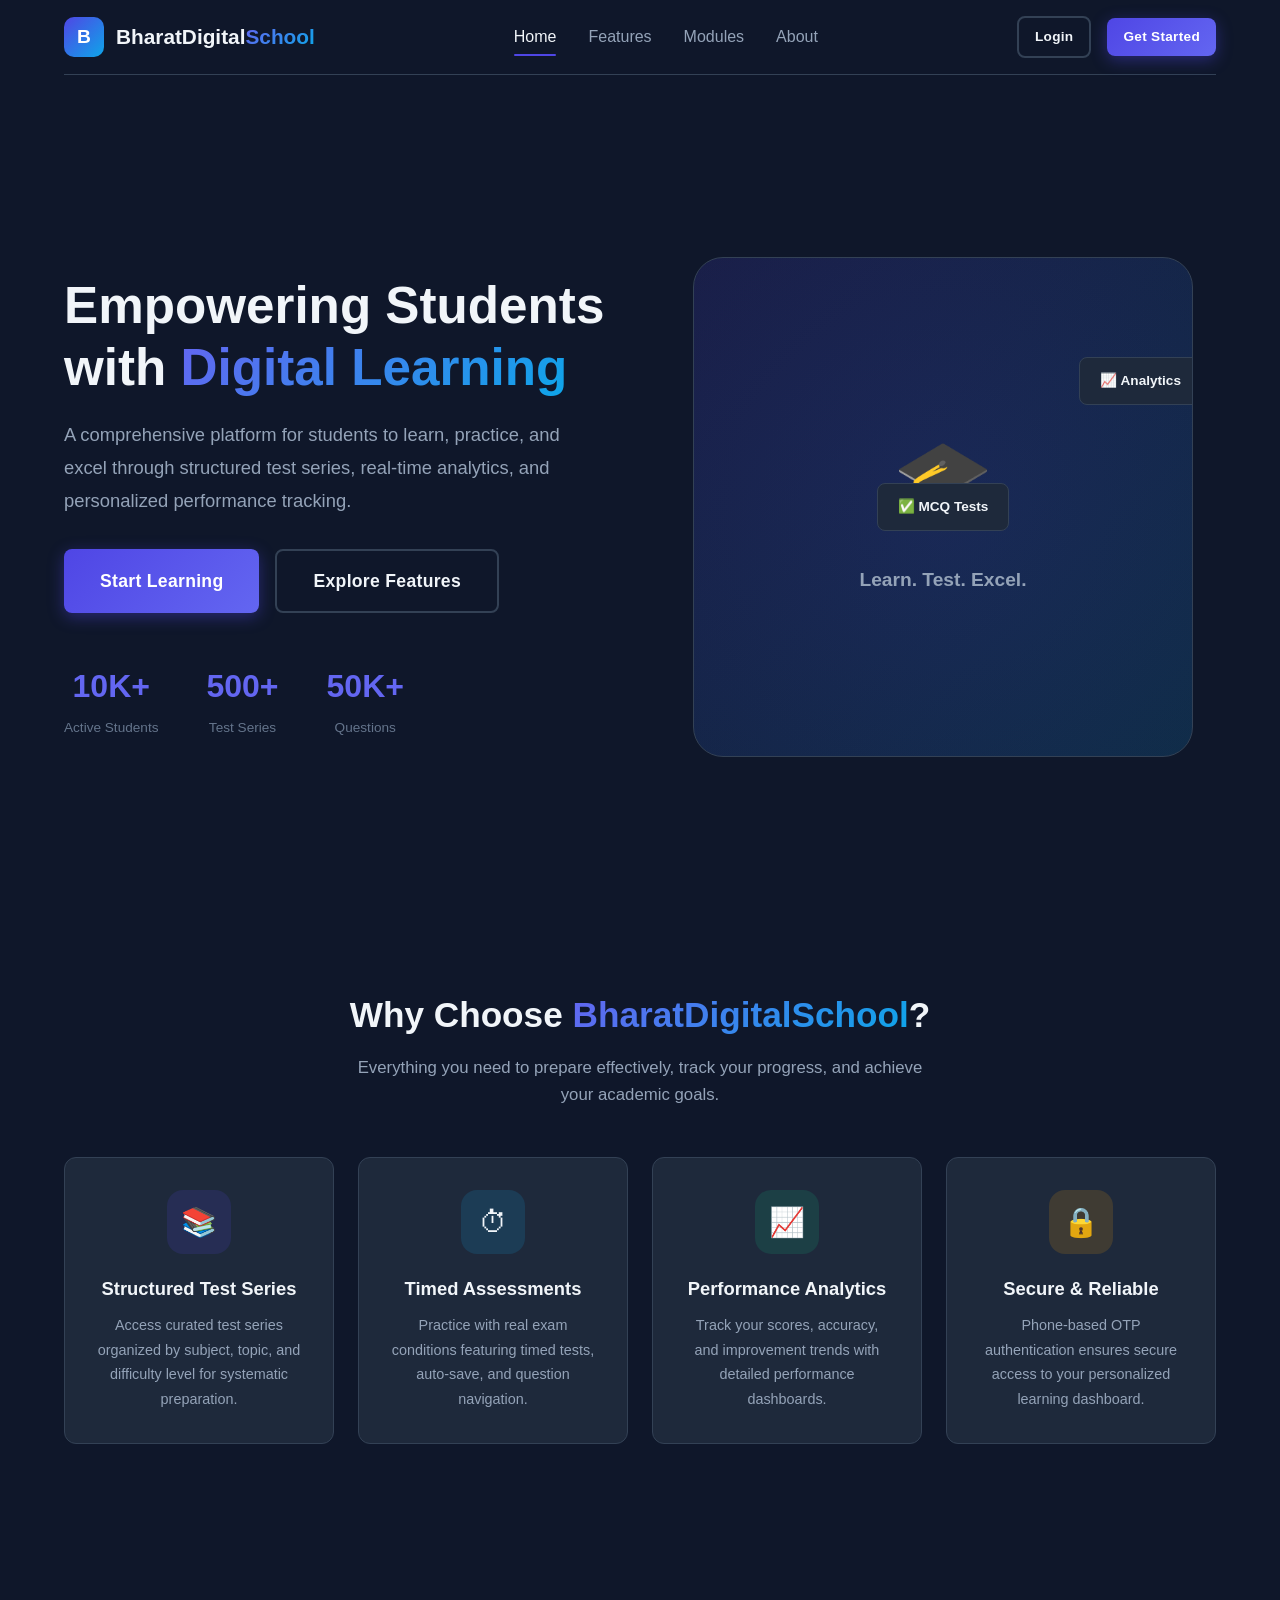
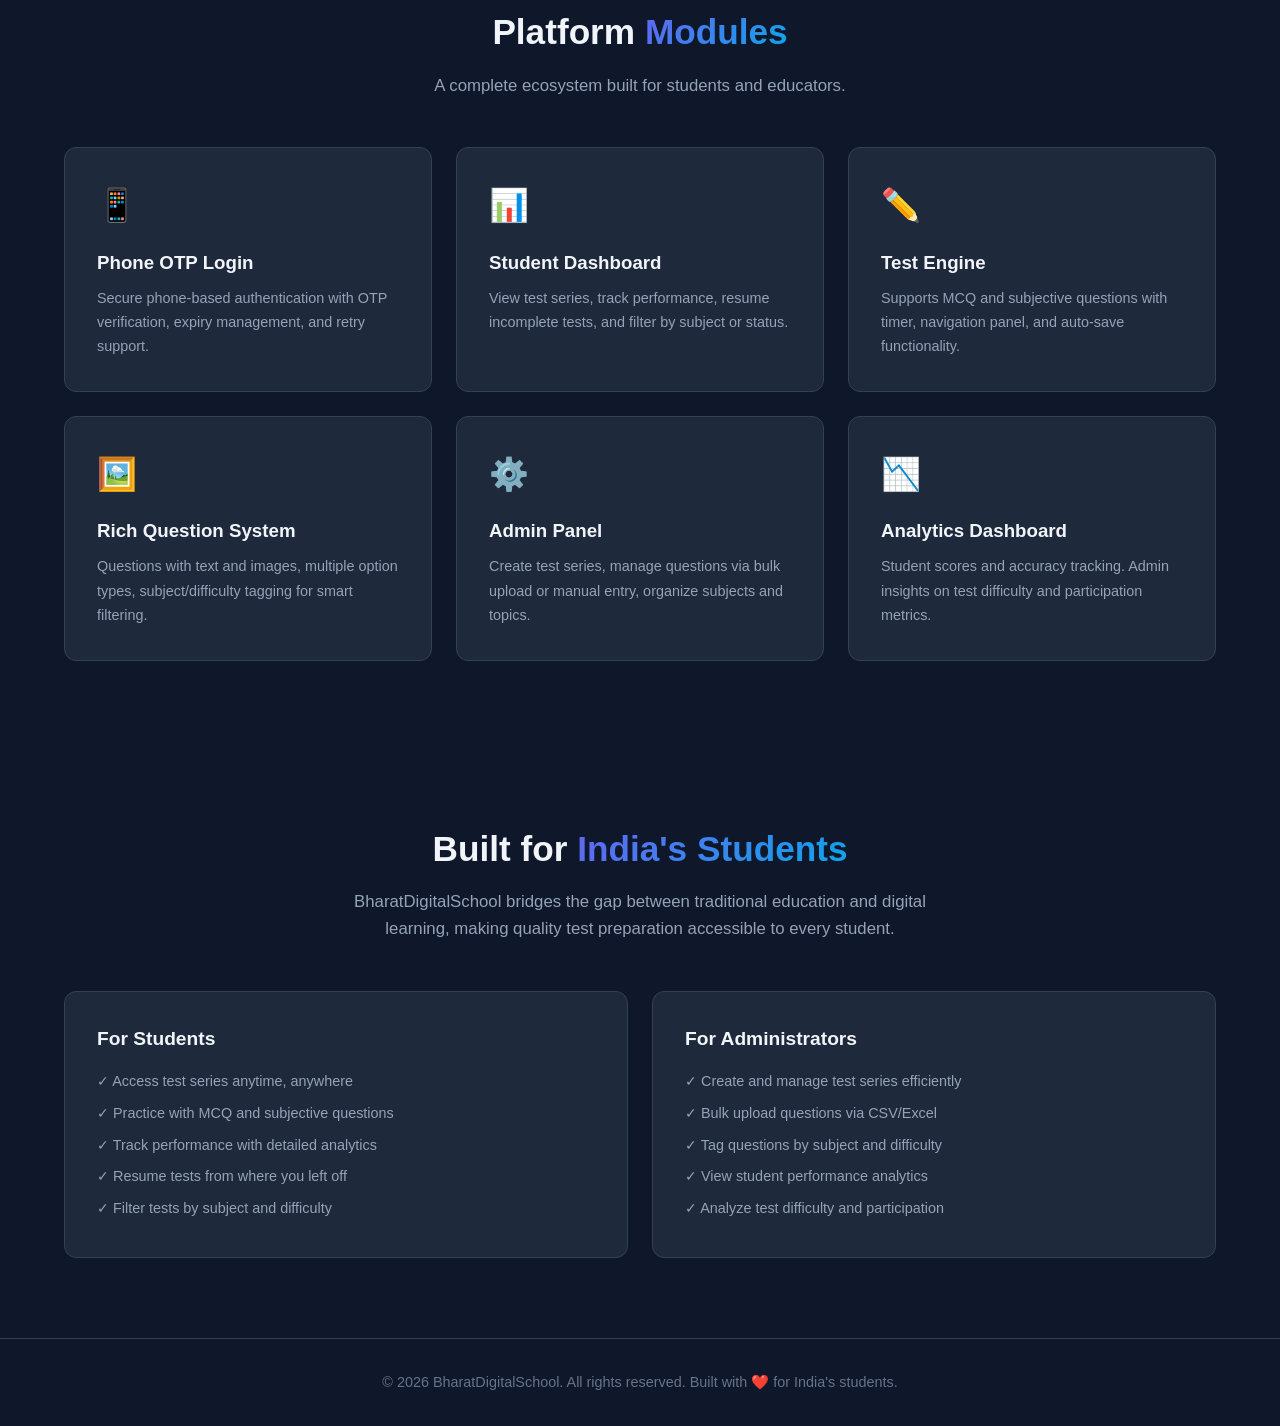
<file: index.html>
<!DOCTYPE html>
<html lang="en">
<head>
  <meta charset="UTF-8">
  <meta name="viewport" content="width=device-width, initial-scale=1.0">
  <title>Bharat Digital School - Learn, Test, Excel</title>
  <link rel="stylesheet" href="styles.css">
</head>
<body>

  <!-- Navbar -->
  <div class="container">
    <nav class="navbar">
      <a href="index.html" class="navbar-brand">
        <div class="logo-icon">B</div>
        <span>BharatDigital<span class="text-gradient">School</span></span>
      </a>
      <div class="navbar-nav">
        <a href="index.html" class="active">Home</a>
        <a href="#features">Features</a>
        <a href="#modules">Modules</a>
        <a href="#about">About</a>
      </div>
      <div class="navbar-actions">
        <a href="login.html" class="btn btn-secondary btn-sm">Login</a>
        <a href="login.html" class="btn btn-primary btn-sm">Get Started</a>
      </div>
    </nav>
  </div>

  <!-- Hero Section -->
  <div class="container">
    <section class="hero">
      <div class="hero-content">
        <h1>Empowering Students with <span class="text-gradient">Digital Learning</span></h1>
        <p>A comprehensive platform for students to learn, practice, and excel through structured test series, real-time analytics, and personalized performance tracking.</p>
        <div class="hero-actions">
          <a href="login.html" class="btn btn-primary btn-lg">Start Learning</a>
          <a href="#features" class="btn btn-secondary btn-lg">Explore Features</a>
        </div>
        <div class="hero-stats">
          <div class="stat">
            <div class="stat-number">10K+</div>
            <div class="stat-label">Active Students</div>
          </div>
          <div class="stat">
            <div class="stat-number">500+</div>
            <div class="stat-label">Test Series</div>
          </div>
          <div class="stat">
            <div class="stat-number">50K+</div>
            <div class="stat-label">Questions</div>
          </div>
        </div>
      </div>
      <div class="hero-visual">
        <div class="hero-illustration">
          <div class="illustration-icon">&#127891;</div>
          <div class="illustration-text">Learn. Test. Excel.</div>
          <div class="floating-card">&#9989; MCQ Tests</div>
          <div class="floating-card">&#128200; Analytics</div>
        </div>
      </div>
    </section>
  </div>

  <!-- Features Section -->
  <div class="container" id="features">
    <section class="section">
      <div class="section-header">
        <h2>Why Choose <span class="text-gradient">BharatDigitalSchool</span>?</h2>
        <p>Everything you need to prepare effectively, track your progress, and achieve your academic goals.</p>
      </div>
      <div class="grid-4">
        <div class="card feature-card">
          <div class="feature-icon icon-purple">&#128218;</div>
          <h3>Structured Test Series</h3>
          <p>Access curated test series organized by subject, topic, and difficulty level for systematic preparation.</p>
        </div>
        <div class="card feature-card">
          <div class="feature-icon icon-blue">&#9201;</div>
          <h3>Timed Assessments</h3>
          <p>Practice with real exam conditions featuring timed tests, auto-save, and question navigation.</p>
        </div>
        <div class="card feature-card">
          <div class="feature-icon icon-green">&#128200;</div>
          <h3>Performance Analytics</h3>
          <p>Track your scores, accuracy, and improvement trends with detailed performance dashboards.</p>
        </div>
        <div class="card feature-card">
          <div class="feature-icon icon-amber">&#128274;</div>
          <h3>Secure & Reliable</h3>
          <p>Phone-based OTP authentication ensures secure access to your personalized learning dashboard.</p>
        </div>
      </div>
    </section>
  </div>

  <!-- Modules Section -->
  <div class="container" id="modules">
    <section class="section">
      <div class="section-header">
        <h2>Platform <span class="text-gradient">Modules</span></h2>
        <p>A complete ecosystem built for students and educators.</p>
      </div>
      <div class="grid-3">
        <div class="card" style="padding: 32px;">
          <div style="font-size: 2rem; margin-bottom: 16px;">&#128241;</div>
          <h3 style="margin-bottom: 8px;">Phone OTP Login</h3>
          <p style="color: var(--text-secondary); font-size: 0.9rem; line-height: 1.7;">Secure phone-based authentication with OTP verification, expiry management, and retry support.</p>
        </div>
        <div class="card" style="padding: 32px;">
          <div style="font-size: 2rem; margin-bottom: 16px;">&#128202;</div>
          <h3 style="margin-bottom: 8px;">Student Dashboard</h3>
          <p style="color: var(--text-secondary); font-size: 0.9rem; line-height: 1.7;">View test series, track performance, resume incomplete tests, and filter by subject or status.</p>
        </div>
        <div class="card" style="padding: 32px;">
          <div style="font-size: 2rem; margin-bottom: 16px;">&#9999;&#65039;</div>
          <h3 style="margin-bottom: 8px;">Test Engine</h3>
          <p style="color: var(--text-secondary); font-size: 0.9rem; line-height: 1.7;">Supports MCQ and subjective questions with timer, navigation panel, and auto-save functionality.</p>
        </div>
        <div class="card" style="padding: 32px;">
          <div style="font-size: 2rem; margin-bottom: 16px;">&#128444;&#65039;</div>
          <h3 style="margin-bottom: 8px;">Rich Question System</h3>
          <p style="color: var(--text-secondary); font-size: 0.9rem; line-height: 1.7;">Questions with text and images, multiple option types, subject/difficulty tagging for smart filtering.</p>
        </div>
        <div class="card" style="padding: 32px;">
          <div style="font-size: 2rem; margin-bottom: 16px;">&#9881;&#65039;</div>
          <h3 style="margin-bottom: 8px;">Admin Panel</h3>
          <p style="color: var(--text-secondary); font-size: 0.9rem; line-height: 1.7;">Create test series, manage questions via bulk upload or manual entry, organize subjects and topics.</p>
        </div>
        <div class="card" style="padding: 32px;">
          <div style="font-size: 2rem; margin-bottom: 16px;">&#128201;</div>
          <h3 style="margin-bottom: 8px;">Analytics Dashboard</h3>
          <p style="color: var(--text-secondary); font-size: 0.9rem; line-height: 1.7;">Student scores and accuracy tracking. Admin insights on test difficulty and participation metrics.</p>
        </div>
      </div>
    </section>
  </div>

  <!-- About Section -->
  <div class="container" id="about">
    <section class="section">
      <div class="section-header">
        <h2>Built for <span class="text-gradient">India's Students</span></h2>
        <p>BharatDigitalSchool bridges the gap between traditional education and digital learning, making quality test preparation accessible to every student.</p>
      </div>
      <div class="grid-2">
        <div class="card" style="padding: 32px;">
          <h3 style="margin-bottom: 12px; font-size: 1.2rem;">For Students</h3>
          <ul style="color: var(--text-secondary); font-size: 0.9rem; line-height: 2.2;">
            <li>&#10003; Access test series anytime, anywhere</li>
            <li>&#10003; Practice with MCQ and subjective questions</li>
            <li>&#10003; Track performance with detailed analytics</li>
            <li>&#10003; Resume tests from where you left off</li>
            <li>&#10003; Filter tests by subject and difficulty</li>
          </ul>
        </div>
        <div class="card" style="padding: 32px;">
          <h3 style="margin-bottom: 12px; font-size: 1.2rem;">For Administrators</h3>
          <ul style="color: var(--text-secondary); font-size: 0.9rem; line-height: 2.2;">
            <li>&#10003; Create and manage test series efficiently</li>
            <li>&#10003; Bulk upload questions via CSV/Excel</li>
            <li>&#10003; Tag questions by subject and difficulty</li>
            <li>&#10003; View student performance analytics</li>
            <li>&#10003; Analyze test difficulty and participation</li>
          </ul>
        </div>
      </div>
    </section>
  </div>

  <!-- Footer -->
  <footer class="footer">
    <div class="container">
      <p>&copy; 2026 BharatDigitalSchool. All rights reserved. Built with &#10084;&#65039; for India's students.</p>
    </div>
  </footer>

</body>
</html>
</file>
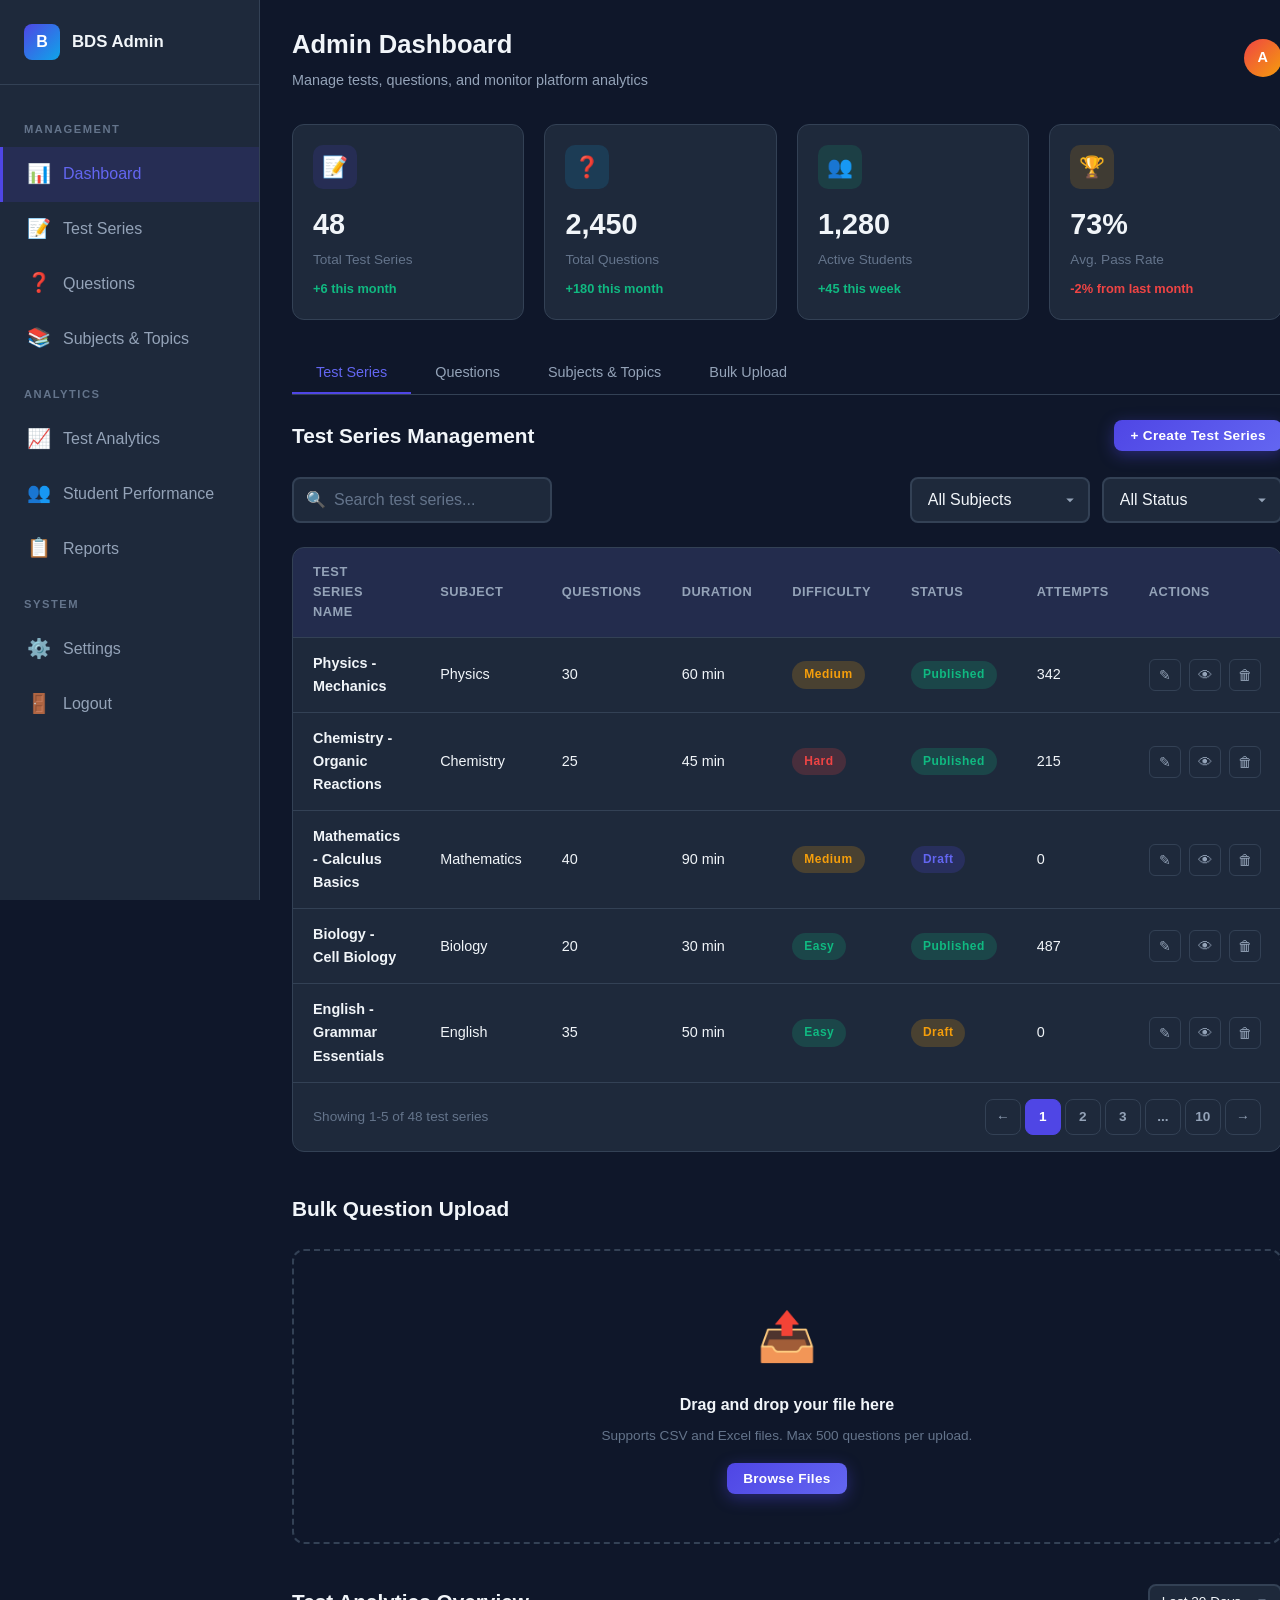
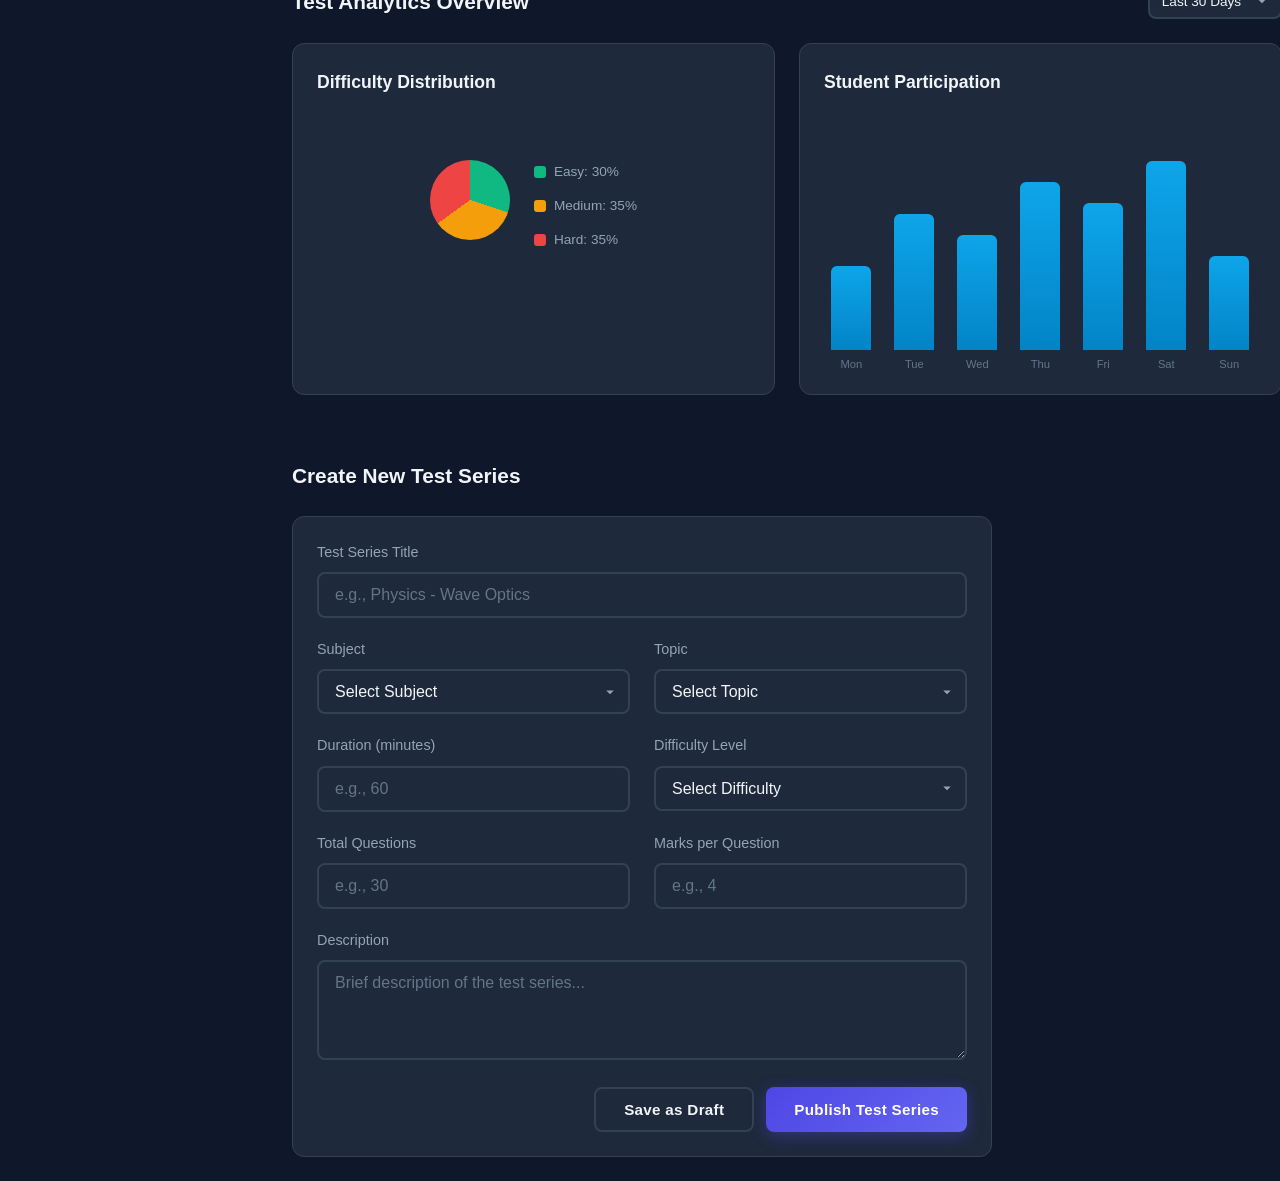
<file: admin.html>
<!DOCTYPE html>
<html lang="en">
<head>
  <meta charset="UTF-8">
  <meta name="viewport" content="width=device-width, initial-scale=1.0">
  <title>Admin Panel - Bharat Digital School</title>
  <link rel="stylesheet" href="styles.css">
</head>
<body>

  <div class="dashboard-layout">
    <!-- Sidebar -->
    <aside class="sidebar">
      <div class="sidebar-brand">
        <div class="logo-icon">B</div>
        <span>BDS Admin</span>
      </div>

      <div class="sidebar-section-title">Management</div>
      <nav class="sidebar-nav">
        <a href="admin.html" class="active">
          <span class="nav-icon">&#128202;</span>
          Dashboard
        </a>
        <a href="admin.html">
          <span class="nav-icon">&#128221;</span>
          Test Series
        </a>
        <a href="admin.html">
          <span class="nav-icon">&#10067;</span>
          Questions
        </a>
        <a href="admin.html">
          <span class="nav-icon">&#128218;</span>
          Subjects & Topics
        </a>
      </nav>

      <div class="sidebar-section-title">Analytics</div>
      <nav class="sidebar-nav">
        <a href="admin.html">
          <span class="nav-icon">&#128200;</span>
          Test Analytics
        </a>
        <a href="admin.html">
          <span class="nav-icon">&#128101;</span>
          Student Performance
        </a>
        <a href="admin.html">
          <span class="nav-icon">&#128203;</span>
          Reports
        </a>
      </nav>

      <div class="sidebar-section-title">System</div>
      <nav class="sidebar-nav">
        <a href="admin.html">
          <span class="nav-icon">&#9881;&#65039;</span>
          Settings
        </a>
        <a href="login.html">
          <span class="nav-icon">&#128682;</span>
          Logout
        </a>
      </nav>
    </aside>

    <!-- Main Content -->
    <main class="main-content">
      <!-- Header -->
      <div class="dashboard-header">
        <div>
          <h1>Admin Dashboard</h1>
          <div class="header-subtitle">Manage tests, questions, and monitor platform analytics</div>
        </div>
        <div class="navbar-actions">
          <div class="avatar" style="background: linear-gradient(135deg, var(--danger), var(--accent));">A</div>
        </div>
      </div>

      <!-- Admin Stats -->
      <div class="stats-grid">
        <div class="stat-card">
          <div class="stat-header">
            <div class="stat-icon purple">&#128221;</div>
          </div>
          <div class="stat-value">48</div>
          <div class="stat-label">Total Test Series</div>
          <div class="stat-change positive">+6 this month</div>
        </div>
        <div class="stat-card">
          <div class="stat-header">
            <div class="stat-icon blue">&#10067;</div>
          </div>
          <div class="stat-value">2,450</div>
          <div class="stat-label">Total Questions</div>
          <div class="stat-change positive">+180 this month</div>
        </div>
        <div class="stat-card">
          <div class="stat-header">
            <div class="stat-icon green">&#128101;</div>
          </div>
          <div class="stat-value">1,280</div>
          <div class="stat-label">Active Students</div>
          <div class="stat-change positive">+45 this week</div>
        </div>
        <div class="stat-card">
          <div class="stat-header">
            <div class="stat-icon amber">&#127942;</div>
          </div>
          <div class="stat-value">73%</div>
          <div class="stat-label">Avg. Pass Rate</div>
          <div class="stat-change negative">-2% from last month</div>
        </div>
      </div>

      <!-- Tabs -->
      <div class="tabs">
        <button class="tab active">Test Series</button>
        <button class="tab">Questions</button>
        <button class="tab">Subjects & Topics</button>
        <button class="tab">Bulk Upload</button>
      </div>

      <!-- Test Series Management -->
      <div class="admin-content-header">
        <h2>Test Series Management</h2>
        <button class="btn btn-primary btn-sm">+ Create Test Series</button>
      </div>

      <!-- Filters -->
      <div class="filter-bar">
        <div class="search-input">
          <span class="search-icon">&#128269;</span>
          <input type="text" class="form-control" placeholder="Search test series..." style="padding-left: 40px;">
        </div>
        <select class="form-control">
          <option>All Subjects</option>
          <option>Physics</option>
          <option>Chemistry</option>
          <option>Mathematics</option>
          <option>Biology</option>
        </select>
        <select class="form-control">
          <option>All Status</option>
          <option>Published</option>
          <option>Draft</option>
          <option>Archived</option>
        </select>
      </div>

      <!-- Data Table -->
      <div class="data-table-wrapper">
        <table class="data-table">
          <thead>
            <tr>
              <th>Test Series Name</th>
              <th>Subject</th>
              <th>Questions</th>
              <th>Duration</th>
              <th>Difficulty</th>
              <th>Status</th>
              <th>Attempts</th>
              <th>Actions</th>
            </tr>
          </thead>
          <tbody>
            <tr>
              <td style="font-weight: 600;">Physics - Mechanics</td>
              <td>Physics</td>
              <td>30</td>
              <td>60 min</td>
              <td><span class="badge badge-warning">Medium</span></td>
              <td><span class="badge badge-success">Published</span></td>
              <td>342</td>
              <td>
                <div class="table-actions">
                  <button title="Edit">&#9998;</button>
                  <button title="View">&#128065;</button>
                  <button class="delete" title="Delete">&#128465;</button>
                </div>
              </td>
            </tr>
            <tr>
              <td style="font-weight: 600;">Chemistry - Organic Reactions</td>
              <td>Chemistry</td>
              <td>25</td>
              <td>45 min</td>
              <td><span class="badge badge-danger">Hard</span></td>
              <td><span class="badge badge-success">Published</span></td>
              <td>215</td>
              <td>
                <div class="table-actions">
                  <button title="Edit">&#9998;</button>
                  <button title="View">&#128065;</button>
                  <button class="delete" title="Delete">&#128465;</button>
                </div>
              </td>
            </tr>
            <tr>
              <td style="font-weight: 600;">Mathematics - Calculus Basics</td>
              <td>Mathematics</td>
              <td>40</td>
              <td>90 min</td>
              <td><span class="badge badge-warning">Medium</span></td>
              <td><span class="badge badge-primary">Draft</span></td>
              <td>0</td>
              <td>
                <div class="table-actions">
                  <button title="Edit">&#9998;</button>
                  <button title="View">&#128065;</button>
                  <button class="delete" title="Delete">&#128465;</button>
                </div>
              </td>
            </tr>
            <tr>
              <td style="font-weight: 600;">Biology - Cell Biology</td>
              <td>Biology</td>
              <td>20</td>
              <td>30 min</td>
              <td><span class="badge badge-success">Easy</span></td>
              <td><span class="badge badge-success">Published</span></td>
              <td>487</td>
              <td>
                <div class="table-actions">
                  <button title="Edit">&#9998;</button>
                  <button title="View">&#128065;</button>
                  <button class="delete" title="Delete">&#128465;</button>
                </div>
              </td>
            </tr>
            <tr>
              <td style="font-weight: 600;">English - Grammar Essentials</td>
              <td>English</td>
              <td>35</td>
              <td>50 min</td>
              <td><span class="badge badge-success">Easy</span></td>
              <td><span class="badge badge-warning">Draft</span></td>
              <td>0</td>
              <td>
                <div class="table-actions">
                  <button title="Edit">&#9998;</button>
                  <button title="View">&#128065;</button>
                  <button class="delete" title="Delete">&#128465;</button>
                </div>
              </td>
            </tr>
          </tbody>
        </table>

        <div class="pagination">
          <div class="page-info">Showing 1-5 of 48 test series</div>
          <div class="page-buttons">
            <button class="page-btn">&#8592;</button>
            <button class="page-btn active">1</button>
            <button class="page-btn">2</button>
            <button class="page-btn">3</button>
            <button class="page-btn">...</button>
            <button class="page-btn">10</button>
            <button class="page-btn">&#8594;</button>
          </div>
        </div>
      </div>

      <!-- Bulk Upload Section -->
      <div class="admin-content-header" style="margin-top: 40px;">
        <h2>Bulk Question Upload</h2>
      </div>

      <div class="upload-area">
        <div class="upload-icon">&#128228;</div>
        <h4>Drag and drop your file here</h4>
        <p>Supports CSV and Excel files. Max 500 questions per upload.</p>
        <button class="btn btn-primary btn-sm" style="margin-top: 16px;">Browse Files</button>
      </div>

      <!-- Admin Analytics Section -->
      <div class="admin-content-header" style="margin-top: 40px;">
        <h2>Test Analytics Overview</h2>
        <select class="form-control" style="width: auto; padding: 8px 32px 8px 12px; font-size: 0.85rem;">
          <option>Last 30 Days</option>
          <option>Last 7 Days</option>
          <option>Last 3 Months</option>
        </select>
      </div>

      <div class="grid-2" style="margin-bottom: 32px;">
        <div class="chart-container">
          <div class="chart-header">
            <h3>Difficulty Distribution</h3>
          </div>
          <div style="display: flex; gap: 24px; align-items: center; justify-content: center; padding: 40px 0;">
            <div style="text-align: center;">
              <div style="width: 80px; height: 80px; border-radius: 50%; background: conic-gradient(var(--success) 0% 30%, var(--accent) 30% 65%, var(--danger) 65% 100%); margin: 0 auto 12px;"></div>
            </div>
            <div style="display: flex; flex-direction: column; gap: 12px;">
              <div style="display: flex; align-items: center; gap: 8px; font-size: 0.85rem;">
                <div style="width: 12px; height: 12px; border-radius: 3px; background: var(--success);"></div>
                <span style="color: var(--text-secondary);">Easy: 30%</span>
              </div>
              <div style="display: flex; align-items: center; gap: 8px; font-size: 0.85rem;">
                <div style="width: 12px; height: 12px; border-radius: 3px; background: var(--accent);"></div>
                <span style="color: var(--text-secondary);">Medium: 35%</span>
              </div>
              <div style="display: flex; align-items: center; gap: 8px; font-size: 0.85rem;">
                <div style="width: 12px; height: 12px; border-radius: 3px; background: var(--danger);"></div>
                <span style="color: var(--text-secondary);">Hard: 35%</span>
              </div>
            </div>
          </div>
        </div>

        <div class="chart-container">
          <div class="chart-header">
            <h3>Student Participation</h3>
          </div>
          <div class="chart-placeholder">
            <div class="chart-bar" style="height: 40%; background: linear-gradient(180deg, var(--secondary), #0284c7);"><span class="chart-bar-label">Mon</span></div>
            <div class="chart-bar" style="height: 65%; background: linear-gradient(180deg, var(--secondary), #0284c7);"><span class="chart-bar-label">Tue</span></div>
            <div class="chart-bar" style="height: 55%; background: linear-gradient(180deg, var(--secondary), #0284c7);"><span class="chart-bar-label">Wed</span></div>
            <div class="chart-bar" style="height: 80%; background: linear-gradient(180deg, var(--secondary), #0284c7);"><span class="chart-bar-label">Thu</span></div>
            <div class="chart-bar" style="height: 70%; background: linear-gradient(180deg, var(--secondary), #0284c7);"><span class="chart-bar-label">Fri</span></div>
            <div class="chart-bar" style="height: 90%; background: linear-gradient(180deg, var(--secondary), #0284c7);"><span class="chart-bar-label">Sat</span></div>
            <div class="chart-bar" style="height: 45%; background: linear-gradient(180deg, var(--secondary), #0284c7);"><span class="chart-bar-label">Sun</span></div>
          </div>
        </div>
      </div>

      <!-- Create Test Series Modal (shown as static example) -->
      <div class="admin-content-header" style="margin-top: 40px;">
        <h2>Create New Test Series</h2>
      </div>

      <div class="card" style="max-width: 700px;">
        <form>
          <div class="form-group">
            <label>Test Series Title</label>
            <input type="text" class="form-control" placeholder="e.g., Physics - Wave Optics">
          </div>
          <div class="grid-2">
            <div class="form-group">
              <label>Subject</label>
              <select class="form-control">
                <option>Select Subject</option>
                <option>Physics</option>
                <option>Chemistry</option>
                <option>Mathematics</option>
                <option>Biology</option>
                <option>English</option>
              </select>
            </div>
            <div class="form-group">
              <label>Topic</label>
              <select class="form-control">
                <option>Select Topic</option>
                <option>Mechanics</option>
                <option>Thermodynamics</option>
                <option>Optics</option>
                <option>Electromagnetism</option>
              </select>
            </div>
          </div>
          <div class="grid-2">
            <div class="form-group">
              <label>Duration (minutes)</label>
              <input type="number" class="form-control" placeholder="e.g., 60">
            </div>
            <div class="form-group">
              <label>Difficulty Level</label>
              <select class="form-control">
                <option>Select Difficulty</option>
                <option>Easy</option>
                <option>Medium</option>
                <option>Hard</option>
              </select>
            </div>
          </div>
          <div class="grid-2">
            <div class="form-group">
              <label>Total Questions</label>
              <input type="number" class="form-control" placeholder="e.g., 30">
            </div>
            <div class="form-group">
              <label>Marks per Question</label>
              <input type="number" class="form-control" placeholder="e.g., 4">
            </div>
          </div>
          <div class="form-group">
            <label>Description</label>
            <textarea class="form-control" placeholder="Brief description of the test series..."></textarea>
          </div>
          <div style="display: flex; gap: 12px; justify-content: flex-end; margin-top: 8px;">
            <button type="button" class="btn btn-secondary">Save as Draft</button>
            <button type="button" class="btn btn-primary">Publish Test Series</button>
          </div>
        </form>
      </div>

    </main>
  </div>

</body>
</html>
</file>
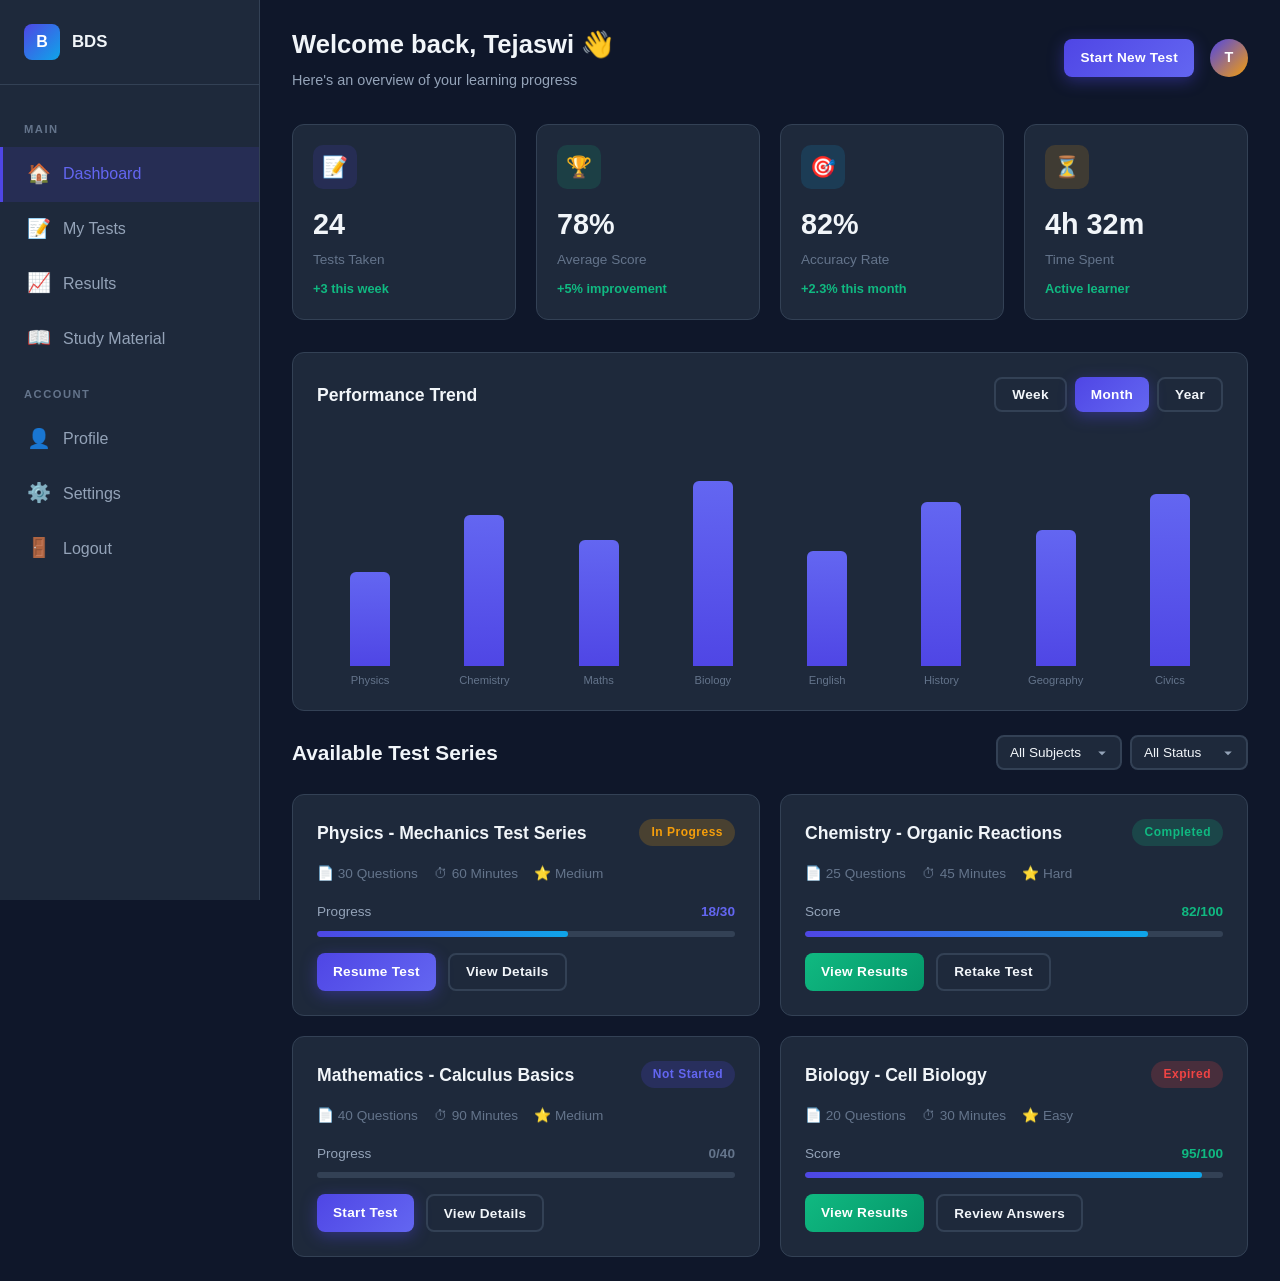
<file: dashboard.html>
<!DOCTYPE html>
<html lang="en">
<head>
  <meta charset="UTF-8">
  <meta name="viewport" content="width=device-width, initial-scale=1.0">
  <title>Student Dashboard - Bharat Digital School</title>
  <link rel="stylesheet" href="styles.css">
</head>
<body>

  <div class="dashboard-layout">
    <!-- Sidebar -->
    <aside class="sidebar">
      <div class="sidebar-brand">
        <div class="logo-icon">B</div>
        <span>BDS</span>
      </div>

      <div class="sidebar-section-title">Main</div>
      <nav class="sidebar-nav">
        <a href="dashboard.html" class="active">
          <span class="nav-icon">&#127968;</span>
          Dashboard
        </a>
        <a href="dashboard.html">
          <span class="nav-icon">&#128221;</span>
          My Tests
        </a>
        <a href="results.html">
          <span class="nav-icon">&#128200;</span>
          Results
        </a>
        <a href="dashboard.html">
          <span class="nav-icon">&#128214;</span>
          Study Material
        </a>
      </nav>

      <div class="sidebar-section-title">Account</div>
      <nav class="sidebar-nav">
        <a href="dashboard.html">
          <span class="nav-icon">&#128100;</span>
          Profile
        </a>
        <a href="dashboard.html">
          <span class="nav-icon">&#9881;&#65039;</span>
          Settings
        </a>
        <a href="login.html">
          <span class="nav-icon">&#128682;</span>
          Logout
        </a>
      </nav>
    </aside>

    <!-- Main Content -->
    <main class="main-content">
      <!-- Header -->
      <div class="dashboard-header">
        <div>
          <h1>Welcome back, Tejaswi &#128075;</h1>
          <div class="header-subtitle">Here's an overview of your learning progress</div>
        </div>
        <div class="navbar-actions">
          <a href="test-engine.html" class="btn btn-primary btn-sm">Start New Test</a>
          <div class="avatar">T</div>
        </div>
      </div>

      <!-- Stats -->
      <div class="stats-grid">
        <div class="stat-card">
          <div class="stat-header">
            <div class="stat-icon purple">&#128221;</div>
          </div>
          <div class="stat-value">24</div>
          <div class="stat-label">Tests Taken</div>
          <div class="stat-change positive">+3 this week</div>
        </div>
        <div class="stat-card">
          <div class="stat-header">
            <div class="stat-icon green">&#127942;</div>
          </div>
          <div class="stat-value">78%</div>
          <div class="stat-label">Average Score</div>
          <div class="stat-change positive">+5% improvement</div>
        </div>
        <div class="stat-card">
          <div class="stat-header">
            <div class="stat-icon blue">&#127919;</div>
          </div>
          <div class="stat-value">82%</div>
          <div class="stat-label">Accuracy Rate</div>
          <div class="stat-change positive">+2.3% this month</div>
        </div>
        <div class="stat-card">
          <div class="stat-header">
            <div class="stat-icon amber">&#9203;</div>
          </div>
          <div class="stat-value">4h 32m</div>
          <div class="stat-label">Time Spent</div>
          <div class="stat-change positive">Active learner</div>
        </div>
      </div>

      <!-- Performance Chart -->
      <div class="chart-container">
        <div class="chart-header">
          <h3>Performance Trend</h3>
          <div style="display: flex; gap: 8px;">
            <button class="btn btn-sm btn-secondary">Week</button>
            <button class="btn btn-sm btn-primary">Month</button>
            <button class="btn btn-sm btn-secondary">Year</button>
          </div>
        </div>
        <div class="chart-placeholder">
          <div class="chart-bar" style="height: 45%;"><span class="chart-bar-label">Physics</span></div>
          <div class="chart-bar" style="height: 72%;"><span class="chart-bar-label">Chemistry</span></div>
          <div class="chart-bar" style="height: 60%;"><span class="chart-bar-label">Maths</span></div>
          <div class="chart-bar" style="height: 88%;"><span class="chart-bar-label">Biology</span></div>
          <div class="chart-bar" style="height: 55%;"><span class="chart-bar-label">English</span></div>
          <div class="chart-bar" style="height: 78%;"><span class="chart-bar-label">History</span></div>
          <div class="chart-bar" style="height: 65%;"><span class="chart-bar-label">Geography</span></div>
          <div class="chart-bar" style="height: 82%;"><span class="chart-bar-label">Civics</span></div>
        </div>
      </div>

      <!-- Test Series -->
      <div class="admin-content-header" style="margin-top: 16px;">
        <h2>Available Test Series</h2>
        <div style="display: flex; gap: 8px;">
          <select class="form-control" style="width: auto; padding: 8px 32px 8px 12px; font-size: 0.85rem;">
            <option>All Subjects</option>
            <option>Physics</option>
            <option>Chemistry</option>
            <option>Mathematics</option>
            <option>Biology</option>
          </select>
          <select class="form-control" style="width: auto; padding: 8px 32px 8px 12px; font-size: 0.85rem;">
            <option>All Status</option>
            <option>Not Started</option>
            <option>In Progress</option>
            <option>Completed</option>
          </select>
        </div>
      </div>

      <div class="test-series-grid">
        <!-- Test Card 1 -->
        <div class="test-card">
          <div class="test-card-header">
            <h3>Physics - Mechanics Test Series</h3>
            <span class="badge badge-warning">In Progress</span>
          </div>
          <div class="test-meta">
            <span>&#128196; 30 Questions</span>
            <span>&#9201; 60 Minutes</span>
            <span>&#11088; Medium</span>
          </div>
          <div class="test-progress">
            <div style="display: flex; justify-content: space-between; font-size: 0.85rem;">
              <span style="color: var(--text-secondary);">Progress</span>
              <span style="color: var(--primary-light); font-weight: 600;">18/30</span>
            </div>
            <div class="progress-bar">
              <div class="progress-fill" style="width: 60%;"></div>
            </div>
          </div>
          <div class="test-actions">
            <a href="test-engine.html" class="btn btn-primary btn-sm">Resume Test</a>
            <button class="btn btn-secondary btn-sm">View Details</button>
          </div>
        </div>

        <!-- Test Card 2 -->
        <div class="test-card">
          <div class="test-card-header">
            <h3>Chemistry - Organic Reactions</h3>
            <span class="badge badge-success">Completed</span>
          </div>
          <div class="test-meta">
            <span>&#128196; 25 Questions</span>
            <span>&#9201; 45 Minutes</span>
            <span>&#11088; Hard</span>
          </div>
          <div class="test-progress">
            <div style="display: flex; justify-content: space-between; font-size: 0.85rem;">
              <span style="color: var(--text-secondary);">Score</span>
              <span style="color: var(--success); font-weight: 600;">82/100</span>
            </div>
            <div class="progress-bar">
              <div class="progress-fill" style="width: 82%;"></div>
            </div>
          </div>
          <div class="test-actions">
            <a href="results.html" class="btn btn-success btn-sm">View Results</a>
            <button class="btn btn-secondary btn-sm">Retake Test</button>
          </div>
        </div>

        <!-- Test Card 3 -->
        <div class="test-card">
          <div class="test-card-header">
            <h3>Mathematics - Calculus Basics</h3>
            <span class="badge badge-primary">Not Started</span>
          </div>
          <div class="test-meta">
            <span>&#128196; 40 Questions</span>
            <span>&#9201; 90 Minutes</span>
            <span>&#11088; Medium</span>
          </div>
          <div class="test-progress">
            <div style="display: flex; justify-content: space-between; font-size: 0.85rem;">
              <span style="color: var(--text-secondary);">Progress</span>
              <span style="color: var(--text-muted); font-weight: 600;">0/40</span>
            </div>
            <div class="progress-bar">
              <div class="progress-fill" style="width: 0%;"></div>
            </div>
          </div>
          <div class="test-actions">
            <a href="test-engine.html" class="btn btn-primary btn-sm">Start Test</a>
            <button class="btn btn-secondary btn-sm">View Details</button>
          </div>
        </div>

        <!-- Test Card 4 -->
        <div class="test-card">
          <div class="test-card-header">
            <h3>Biology - Cell Biology</h3>
            <span class="badge badge-danger">Expired</span>
          </div>
          <div class="test-meta">
            <span>&#128196; 20 Questions</span>
            <span>&#9201; 30 Minutes</span>
            <span>&#11088; Easy</span>
          </div>
          <div class="test-progress">
            <div style="display: flex; justify-content: space-between; font-size: 0.85rem;">
              <span style="color: var(--text-secondary);">Score</span>
              <span style="color: var(--success); font-weight: 600;">95/100</span>
            </div>
            <div class="progress-bar">
              <div class="progress-fill" style="width: 95%;"></div>
            </div>
          </div>
          <div class="test-actions">
            <a href="results.html" class="btn btn-success btn-sm">View Results</a>
            <button class="btn btn-secondary btn-sm">Review Answers</button>
          </div>
        </div>
      </div>
    </main>
  </div>

</body>
</html>
</file>
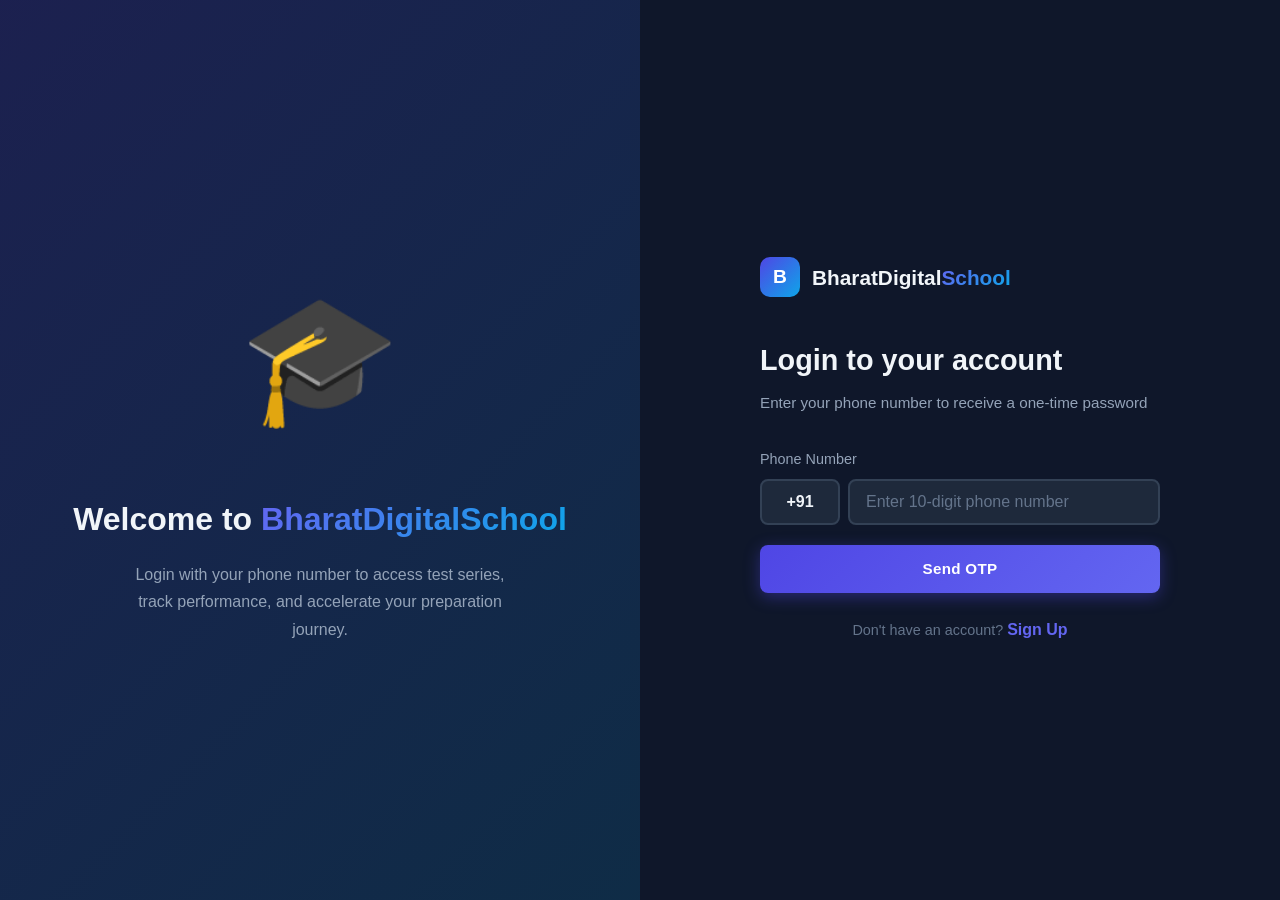
<file: login.html>
<!DOCTYPE html>
<html lang="en">
<head>
  <meta charset="UTF-8">
  <meta name="viewport" content="width=device-width, initial-scale=1.0">
  <title>Login - Bharat Digital School</title>
  <link rel="stylesheet" href="styles.css">
</head>
<body>

  <div class="auth-page">
    <!-- Left Panel -->
    <div class="auth-left">
      <div class="auth-illustration">&#127891;</div>
      <h2>Welcome to <span class="text-gradient">BharatDigitalSchool</span></h2>
      <p>Login with your phone number to access test series, track performance, and accelerate your preparation journey.</p>
    </div>

    <!-- Right Panel - Login Form -->
    <div class="auth-right">
      <div class="auth-form-wrapper">
        <a href="index.html" class="navbar-brand" style="margin-bottom: 40px; display: inline-flex;">
          <div class="logo-icon">B</div>
          <span>BharatDigital<span class="text-gradient">School</span></span>
        </a>

        <!-- Step 1: Phone Number -->
        <div id="step-phone">
          <h2>Login to your account</h2>
          <p class="auth-subtitle">Enter your phone number to receive a one-time password</p>

          <form>
            <div class="form-group">
              <label>Phone Number</label>
              <div class="phone-input-group">
                <input type="text" class="country-code" value="+91" readonly>
                <input type="tel" class="form-control" placeholder="Enter 10-digit phone number" maxlength="10">
              </div>
            </div>

            <a href="#otp-step" class="btn btn-primary btn-block" onclick="document.getElementById('step-phone').style.display='none'; document.getElementById('step-otp').style.display='block'; return false;">
              Send OTP
            </a>
          </form>

          <div style="text-align: center; margin-top: 24px;">
            <span style="color: var(--text-muted); font-size: 0.9rem;">Don't have an account? </span>
            <a href="login.html" style="color: var(--primary-light); font-weight: 600;">Sign Up</a>
          </div>
        </div>

        <!-- Step 2: OTP Verification -->
        <div id="step-otp" style="display: none;">
          <h2>Verify OTP</h2>
          <p class="auth-subtitle">We've sent a 6-digit OTP to +91 98765XXXXX</p>

          <div class="otp-inputs">
            <input type="text" maxlength="1" value="4">
            <input type="text" maxlength="1" value="8">
            <input type="text" maxlength="1" value="2">
            <input type="text" maxlength="1" value="7">
            <input type="text" maxlength="1">
            <input type="text" maxlength="1">
          </div>

          <div class="timer">OTP expires in 02:30</div>

          <a href="dashboard.html" class="btn btn-primary btn-block" style="margin-top: 20px;">
            Verify & Login
          </a>

          <div class="otp-footer">
            <span>Didn't receive the OTP?</span>
            <a href="#">Resend OTP</a>
          </div>

          <div style="text-align: center; margin-top: 16px;">
            <a href="#" onclick="document.getElementById('step-otp').style.display='none'; document.getElementById('step-phone').style.display='block'; return false;" style="color: var(--text-muted); font-size: 0.9rem;">
              &#8592; Change phone number
            </a>
          </div>
        </div>
      </div>
    </div>
  </div>

</body>
</html>
</file>
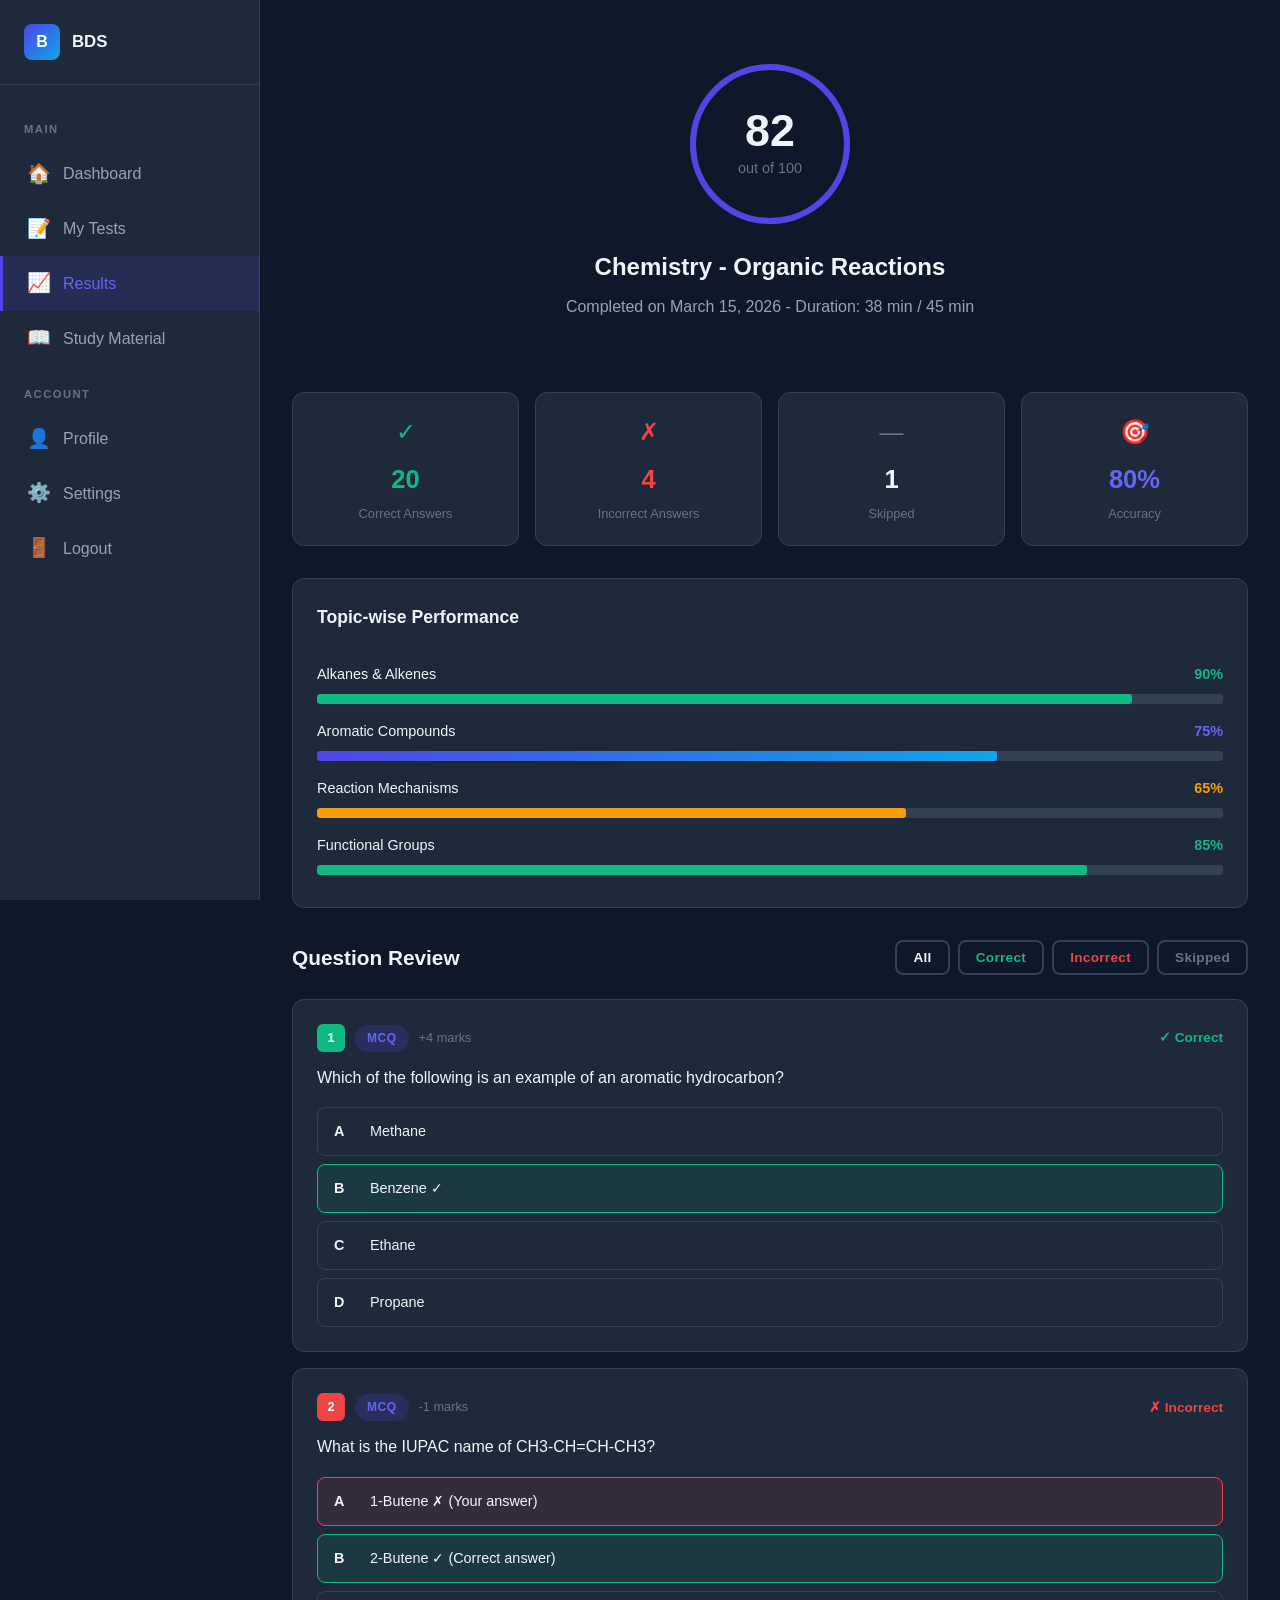
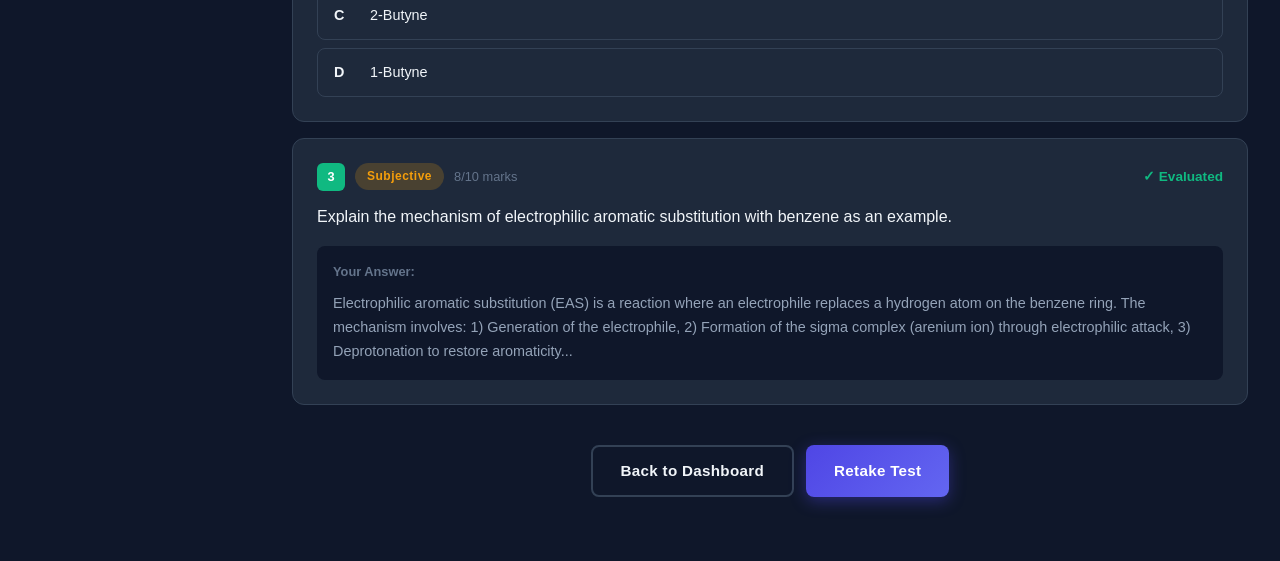
<file: results.html>
<!DOCTYPE html>
<html lang="en">
<head>
  <meta charset="UTF-8">
  <meta name="viewport" content="width=device-width, initial-scale=1.0">
  <title>Test Results - Bharat Digital School</title>
  <link rel="stylesheet" href="styles.css">
</head>
<body>

  <div class="dashboard-layout">
    <!-- Sidebar -->
    <aside class="sidebar">
      <div class="sidebar-brand">
        <div class="logo-icon">B</div>
        <span>BDS</span>
      </div>

      <div class="sidebar-section-title">Main</div>
      <nav class="sidebar-nav">
        <a href="dashboard.html">
          <span class="nav-icon">&#127968;</span>
          Dashboard
        </a>
        <a href="dashboard.html">
          <span class="nav-icon">&#128221;</span>
          My Tests
        </a>
        <a href="results.html" class="active">
          <span class="nav-icon">&#128200;</span>
          Results
        </a>
        <a href="dashboard.html">
          <span class="nav-icon">&#128214;</span>
          Study Material
        </a>
      </nav>

      <div class="sidebar-section-title">Account</div>
      <nav class="sidebar-nav">
        <a href="dashboard.html">
          <span class="nav-icon">&#128100;</span>
          Profile
        </a>
        <a href="dashboard.html">
          <span class="nav-icon">&#9881;&#65039;</span>
          Settings
        </a>
        <a href="login.html">
          <span class="nav-icon">&#128682;</span>
          Logout
        </a>
      </nav>
    </aside>

    <!-- Main Content -->
    <main class="main-content">
      <!-- Results Header -->
      <div class="results-header">
        <div class="score-circle">
          <div class="score-value">82</div>
          <div class="score-total">out of 100</div>
        </div>
        <h2>Chemistry - Organic Reactions</h2>
        <div class="result-subtitle" style="color: var(--text-secondary);">Completed on March 15, 2026 - Duration: 38 min / 45 min</div>
      </div>

      <!-- Result Stats -->
      <div class="result-stats">
        <div class="result-stat-card">
          <div class="stat-icon" style="color: var(--success);">&#10003;</div>
          <div class="stat-value" style="color: var(--success);">20</div>
          <div class="stat-label">Correct Answers</div>
        </div>
        <div class="result-stat-card">
          <div class="stat-icon" style="color: var(--danger);">&#10007;</div>
          <div class="stat-value" style="color: var(--danger);">4</div>
          <div class="stat-label">Incorrect Answers</div>
        </div>
        <div class="result-stat-card">
          <div class="stat-icon" style="color: var(--text-muted);">&#8212;</div>
          <div class="stat-value">1</div>
          <div class="stat-label">Skipped</div>
        </div>
        <div class="result-stat-card">
          <div class="stat-icon" style="color: var(--primary-light);">&#127919;</div>
          <div class="stat-value" style="color: var(--primary-light);">80%</div>
          <div class="stat-label">Accuracy</div>
        </div>
      </div>

      <!-- Performance by Subject -->
      <div class="chart-container" style="margin: 32px 0;">
        <div class="chart-header">
          <h3>Topic-wise Performance</h3>
        </div>
        <div style="display: flex; flex-direction: column; gap: 16px; padding: 8px 0;">
          <div>
            <div style="display: flex; justify-content: space-between; font-size: 0.9rem; margin-bottom: 6px;">
              <span>Alkanes & Alkenes</span>
              <span style="color: var(--success); font-weight: 600;">90%</span>
            </div>
            <div class="progress-bar" style="height: 10px;">
              <div class="progress-fill" style="width: 90%; background: var(--success);"></div>
            </div>
          </div>
          <div>
            <div style="display: flex; justify-content: space-between; font-size: 0.9rem; margin-bottom: 6px;">
              <span>Aromatic Compounds</span>
              <span style="color: var(--primary-light); font-weight: 600;">75%</span>
            </div>
            <div class="progress-bar" style="height: 10px;">
              <div class="progress-fill" style="width: 75%;"></div>
            </div>
          </div>
          <div>
            <div style="display: flex; justify-content: space-between; font-size: 0.9rem; margin-bottom: 6px;">
              <span>Reaction Mechanisms</span>
              <span style="color: var(--accent); font-weight: 600;">65%</span>
            </div>
            <div class="progress-bar" style="height: 10px;">
              <div class="progress-fill" style="width: 65%; background: var(--accent);"></div>
            </div>
          </div>
          <div>
            <div style="display: flex; justify-content: space-between; font-size: 0.9rem; margin-bottom: 6px;">
              <span>Functional Groups</span>
              <span style="color: var(--success); font-weight: 600;">85%</span>
            </div>
            <div class="progress-bar" style="height: 10px;">
              <div class="progress-fill" style="width: 85%; background: var(--success);"></div>
            </div>
          </div>
        </div>
      </div>

      <!-- Question Review -->
      <div class="admin-content-header">
        <h2>Question Review</h2>
        <div style="display: flex; gap: 8px;">
          <button class="btn btn-sm btn-secondary">All</button>
          <button class="btn btn-sm btn-secondary" style="color: var(--success);">Correct</button>
          <button class="btn btn-sm btn-secondary" style="color: var(--danger);">Incorrect</button>
          <button class="btn btn-sm btn-secondary" style="color: var(--text-muted);">Skipped</button>
        </div>
      </div>

      <!-- Review Question 1 - Correct -->
      <div class="review-question">
        <div class="review-header">
          <div style="display: flex; align-items: center; gap: 10px;">
            <div class="q-num" style="background: var(--success); width: 28px; height: 28px; border-radius: 6px; display: flex; align-items: center; justify-content: center; font-weight: 700; font-size: 0.8rem; color: white;">1</div>
            <span class="badge badge-primary">MCQ</span>
            <span style="font-size: 0.8rem; color: var(--text-muted);">+4 marks</span>
          </div>
          <div class="review-status correct">&#10003; Correct</div>
        </div>
        <div class="review-text">Which of the following is an example of an aromatic hydrocarbon?</div>
        <div class="review-options">
          <div class="review-option">
            <span style="font-weight: 600; width: 24px;">A</span>
            <span>Methane</span>
          </div>
          <div class="review-option correct-answer">
            <span style="font-weight: 600; width: 24px;">B</span>
            <span>Benzene &#10003;</span>
          </div>
          <div class="review-option">
            <span style="font-weight: 600; width: 24px;">C</span>
            <span>Ethane</span>
          </div>
          <div class="review-option">
            <span style="font-weight: 600; width: 24px;">D</span>
            <span>Propane</span>
          </div>
        </div>
      </div>

      <!-- Review Question 2 - Incorrect -->
      <div class="review-question">
        <div class="review-header">
          <div style="display: flex; align-items: center; gap: 10px;">
            <div class="q-num" style="background: var(--danger); width: 28px; height: 28px; border-radius: 6px; display: flex; align-items: center; justify-content: center; font-weight: 700; font-size: 0.8rem; color: white;">2</div>
            <span class="badge badge-primary">MCQ</span>
            <span style="font-size: 0.8rem; color: var(--text-muted);">-1 marks</span>
          </div>
          <div class="review-status incorrect">&#10007; Incorrect</div>
        </div>
        <div class="review-text">What is the IUPAC name of CH3-CH=CH-CH3?</div>
        <div class="review-options">
          <div class="review-option wrong-answer">
            <span style="font-weight: 600; width: 24px;">A</span>
            <span>1-Butene &#10007; (Your answer)</span>
          </div>
          <div class="review-option correct-answer">
            <span style="font-weight: 600; width: 24px;">B</span>
            <span>2-Butene &#10003; (Correct answer)</span>
          </div>
          <div class="review-option">
            <span style="font-weight: 600; width: 24px;">C</span>
            <span>2-Butyne</span>
          </div>
          <div class="review-option">
            <span style="font-weight: 600; width: 24px;">D</span>
            <span>1-Butyne</span>
          </div>
        </div>
      </div>

      <!-- Review Question 3 - Correct Subjective -->
      <div class="review-question">
        <div class="review-header">
          <div style="display: flex; align-items: center; gap: 10px;">
            <div class="q-num" style="background: var(--success); width: 28px; height: 28px; border-radius: 6px; display: flex; align-items: center; justify-content: center; font-weight: 700; font-size: 0.8rem; color: white;">3</div>
            <span class="badge badge-warning">Subjective</span>
            <span style="font-size: 0.8rem; color: var(--text-muted);">8/10 marks</span>
          </div>
          <div class="review-status correct">&#10003; Evaluated</div>
        </div>
        <div class="review-text">Explain the mechanism of electrophilic aromatic substitution with benzene as an example.</div>
        <div style="background: var(--bg-dark); border-radius: var(--radius-sm); padding: 16px; margin-top: 12px;">
          <div style="font-size: 0.8rem; color: var(--text-muted); margin-bottom: 8px; font-weight: 600;">Your Answer:</div>
          <div style="font-size: 0.9rem; line-height: 1.7; color: var(--text-secondary);">
            Electrophilic aromatic substitution (EAS) is a reaction where an electrophile replaces a hydrogen atom on the benzene ring. The mechanism involves: 1) Generation of the electrophile, 2) Formation of the sigma complex (arenium ion) through electrophilic attack, 3) Deprotonation to restore aromaticity...
          </div>
        </div>
      </div>

      <!-- Actions -->
      <div style="display: flex; gap: 12px; justify-content: center; margin: 40px 0;">
        <a href="dashboard.html" class="btn btn-secondary">Back to Dashboard</a>
        <a href="test-engine.html" class="btn btn-primary">Retake Test</a>
      </div>
    </main>
  </div>

</body>
</html>
</file>
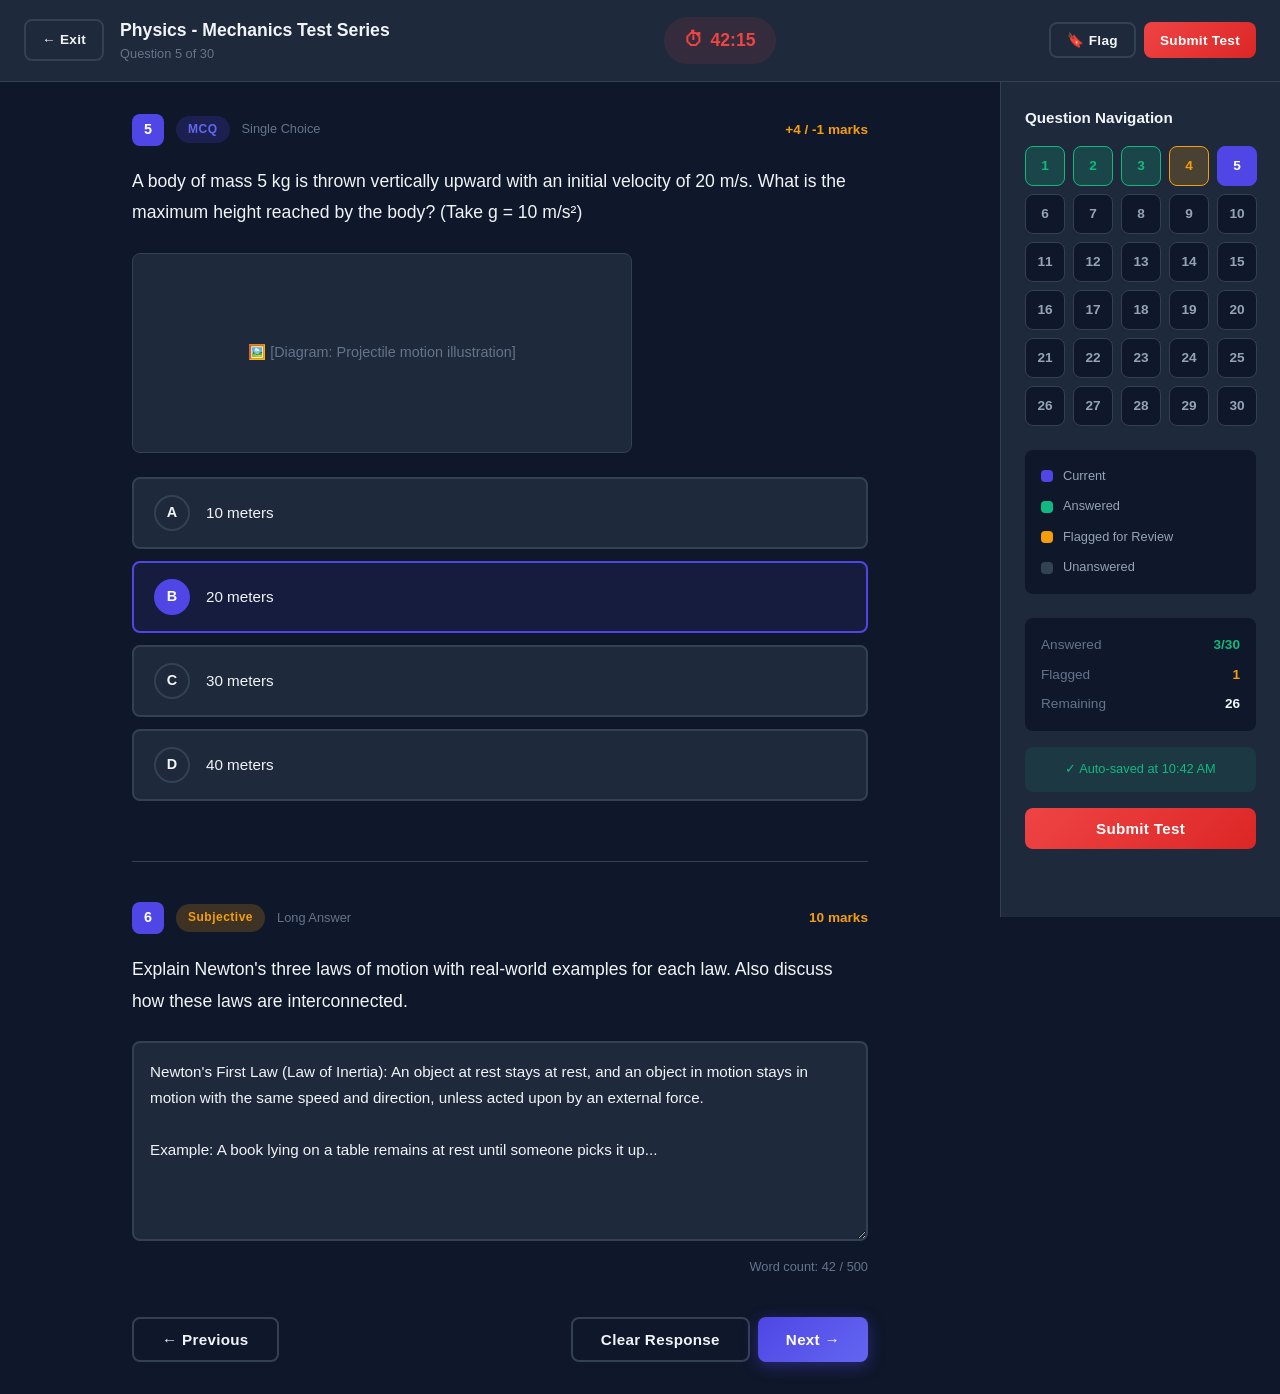
<file: test-engine.html>
<!DOCTYPE html>
<html lang="en">
<head>
  <meta charset="UTF-8">
  <meta name="viewport" content="width=device-width, initial-scale=1.0">
  <title>Test Engine - Bharat Digital School</title>
  <link rel="stylesheet" href="styles.css">
</head>
<body>

  <!-- Test Header -->
  <header class="test-header">
    <div style="display: flex; align-items: center; gap: 16px;">
      <a href="dashboard.html" class="btn btn-secondary btn-sm">&#8592; Exit</a>
      <div>
        <div class="test-title">Physics - Mechanics Test Series</div>
        <div style="font-size: 0.8rem; color: var(--text-muted);">Question 5 of 30</div>
      </div>
    </div>
    <div class="test-timer">
      <span class="timer-icon">&#9201;</span>
      <span>42:15</span>
    </div>
    <div style="display: flex; gap: 8px;">
      <button class="btn btn-secondary btn-sm">&#128278; Flag</button>
      <button class="btn btn-danger btn-sm">Submit Test</button>
    </div>
  </header>

  <!-- Test Body -->
  <div class="test-body">
    <!-- Main Question Area -->
    <div class="test-main">

      <!-- MCQ Question -->
      <div class="question-section">
        <div class="question-number">
          <div class="q-num">5</div>
          <span class="badge badge-primary">MCQ</span>
          <span class="q-type">Single Choice</span>
          <span class="q-marks">+4 / -1 marks</span>
        </div>

        <div class="question-text">
          A body of mass 5 kg is thrown vertically upward with an initial velocity of 20 m/s. What is the maximum height reached by the body? (Take g = 10 m/s&sup2;)
        </div>

        <div class="question-image">
          &#128444;&#65039; [Diagram: Projectile motion illustration]
        </div>

        <div class="mcq-options">
          <div class="mcq-option">
            <div class="option-letter">A</div>
            <div class="option-text">10 meters</div>
          </div>
          <div class="mcq-option selected">
            <div class="option-letter">B</div>
            <div class="option-text">20 meters</div>
          </div>
          <div class="mcq-option">
            <div class="option-letter">C</div>
            <div class="option-text">30 meters</div>
          </div>
          <div class="mcq-option">
            <div class="option-letter">D</div>
            <div class="option-text">40 meters</div>
          </div>
        </div>
      </div>

      <!-- Subjective Question -->
      <div class="question-section" style="margin-top: 60px; padding-top: 40px; border-top: 1px solid var(--border);">
        <div class="question-number">
          <div class="q-num">6</div>
          <span class="badge badge-warning">Subjective</span>
          <span class="q-type">Long Answer</span>
          <span class="q-marks">10 marks</span>
        </div>

        <div class="question-text">
          Explain Newton's three laws of motion with real-world examples for each law. Also discuss how these laws are interconnected.
        </div>

        <div class="subjective-answer">
          <textarea class="form-control" placeholder="Type your answer here...">Newton's First Law (Law of Inertia): An object at rest stays at rest, and an object in motion stays in motion with the same speed and direction, unless acted upon by an external force.

Example: A book lying on a table remains at rest until someone picks it up...</textarea>
          <div class="word-count">Word count: 42 / 500</div>
        </div>
      </div>

      <!-- Navigation Buttons -->
      <div class="test-nav-actions">
        <button class="btn btn-secondary">&#8592; Previous</button>
        <div style="display: flex; gap: 8px;">
          <button class="btn btn-secondary">Clear Response</button>
          <button class="btn btn-primary">Next &#8594;</button>
        </div>
      </div>
    </div>

    <!-- Question Navigation Sidebar -->
    <aside class="test-sidebar">
      <div class="question-nav-title">Question Navigation</div>

      <div class="question-nav-grid">
        <button class="q-nav-btn answered">1</button>
        <button class="q-nav-btn answered">2</button>
        <button class="q-nav-btn answered">3</button>
        <button class="q-nav-btn flagged">4</button>
        <button class="q-nav-btn current">5</button>
        <button class="q-nav-btn">6</button>
        <button class="q-nav-btn">7</button>
        <button class="q-nav-btn">8</button>
        <button class="q-nav-btn">9</button>
        <button class="q-nav-btn">10</button>
        <button class="q-nav-btn">11</button>
        <button class="q-nav-btn">12</button>
        <button class="q-nav-btn">13</button>
        <button class="q-nav-btn">14</button>
        <button class="q-nav-btn">15</button>
        <button class="q-nav-btn">16</button>
        <button class="q-nav-btn">17</button>
        <button class="q-nav-btn">18</button>
        <button class="q-nav-btn">19</button>
        <button class="q-nav-btn">20</button>
        <button class="q-nav-btn">21</button>
        <button class="q-nav-btn">22</button>
        <button class="q-nav-btn">23</button>
        <button class="q-nav-btn">24</button>
        <button class="q-nav-btn">25</button>
        <button class="q-nav-btn">26</button>
        <button class="q-nav-btn">27</button>
        <button class="q-nav-btn">28</button>
        <button class="q-nav-btn">29</button>
        <button class="q-nav-btn">30</button>
      </div>

      <div class="nav-legend">
        <div class="legend-item">
          <div class="legend-dot current"></div>
          <span>Current</span>
        </div>
        <div class="legend-item">
          <div class="legend-dot answered"></div>
          <span>Answered</span>
        </div>
        <div class="legend-item">
          <div class="legend-dot flagged"></div>
          <span>Flagged for Review</span>
        </div>
        <div class="legend-item">
          <div class="legend-dot unanswered"></div>
          <span>Unanswered</span>
        </div>
      </div>

      <div style="background: var(--bg-dark); border-radius: var(--radius-sm); padding: 16px; margin-bottom: 16px;">
        <div style="display: flex; justify-content: space-between; font-size: 0.85rem; margin-bottom: 8px;">
          <span style="color: var(--text-muted);">Answered</span>
          <span style="color: var(--success); font-weight: 600;">3/30</span>
        </div>
        <div style="display: flex; justify-content: space-between; font-size: 0.85rem; margin-bottom: 8px;">
          <span style="color: var(--text-muted);">Flagged</span>
          <span style="color: var(--accent); font-weight: 600;">1</span>
        </div>
        <div style="display: flex; justify-content: space-between; font-size: 0.85rem;">
          <span style="color: var(--text-muted);">Remaining</span>
          <span style="color: var(--text-primary); font-weight: 600;">26</span>
        </div>
      </div>

      <div class="autosave-notice">
        &#10003; Auto-saved at 10:42 AM
      </div>

      <button class="btn btn-danger btn-block" style="margin-top: 16px;">Submit Test</button>
    </aside>
  </div>

</body>
</html>
</file>
<file: styles.css>
/* ===== CSS VARIABLES ===== */
:root {
  --primary: #4f46e5;
  --primary-light: #6366f1;
  --primary-dark: #4338ca;
  --secondary: #0ea5e9;
  --accent: #f59e0b;
  --success: #10b981;
  --danger: #ef4444;
  --warning: #f59e0b;
  --bg-dark: #0f172a;
  --bg-card: #1e293b;
  --bg-card-hover: #334155;
  --bg-input: #1e293b;
  --text-primary: #f1f5f9;
  --text-secondary: #94a3b8;
  --text-muted: #64748b;
  --border: #334155;
  --radius: 12px;
  --radius-sm: 8px;
  --shadow: 0 4px 24px rgba(0, 0, 0, 0.3);
  --shadow-sm: 0 2px 8px rgba(0, 0, 0, 0.2);
  --transition: all 0.3s ease;
}

/* ===== RESET & BASE ===== */
*,
*::before,
*::after {
  margin: 0;
  padding: 0;
  box-sizing: border-box;
}

html {
  scroll-behavior: smooth;
}

body {
  font-family: 'Segoe UI', -apple-system, BlinkMacSystemFont, 'Roboto', sans-serif;
  background: var(--bg-dark);
  color: var(--text-primary);
  line-height: 1.6;
  min-height: 100vh;
}

a {
  text-decoration: none;
  color: inherit;
}

ul, ol {
  list-style: none;
}

img {
  max-width: 100%;
  display: block;
}

button {
  cursor: pointer;
  font-family: inherit;
  border: none;
  outline: none;
}

input, select, textarea {
  font-family: inherit;
  outline: none;
  border: none;
}

/* ===== UTILITY CLASSES ===== */
.container {
  max-width: 1200px;
  margin: 0 auto;
  padding: 0 24px;
}

.flex {
  display: flex;
}

.flex-center {
  display: flex;
  align-items: center;
  justify-content: center;
}

.grid-2 {
  display: grid;
  grid-template-columns: repeat(2, 1fr);
  gap: 24px;
}

.grid-3 {
  display: grid;
  grid-template-columns: repeat(3, 1fr);
  gap: 24px;
}

.grid-4 {
  display: grid;
  grid-template-columns: repeat(4, 1fr);
  gap: 24px;
}

.text-center {
  text-align: center;
}

.text-gradient {
  background: linear-gradient(135deg, var(--primary-light), var(--secondary));
  -webkit-background-clip: text;
  -webkit-text-fill-color: transparent;
  background-clip: text;
}

/* ===== BUTTONS ===== */
.btn {
  display: inline-flex;
  align-items: center;
  justify-content: center;
  gap: 8px;
  padding: 12px 28px;
  border-radius: var(--radius-sm);
  font-size: 0.95rem;
  font-weight: 600;
  transition: var(--transition);
  letter-spacing: 0.3px;
}

.btn-primary {
  background: linear-gradient(135deg, var(--primary), var(--primary-light));
  color: white;
  box-shadow: 0 4px 16px rgba(79, 70, 229, 0.4);
}

.btn-primary:hover {
  transform: translateY(-2px);
  box-shadow: 0 6px 24px rgba(79, 70, 229, 0.5);
}

.btn-secondary {
  background: transparent;
  color: var(--text-primary);
  border: 2px solid var(--border);
}

.btn-secondary:hover {
  border-color: var(--primary-light);
  color: var(--primary-light);
}

.btn-success {
  background: linear-gradient(135deg, var(--success), #059669);
  color: white;
}

.btn-danger {
  background: linear-gradient(135deg, var(--danger), #dc2626);
  color: white;
}

.btn-sm {
  padding: 8px 16px;
  font-size: 0.85rem;
}

.btn-lg {
  padding: 16px 36px;
  font-size: 1.1rem;
}

.btn-block {
  width: 100%;
}

/* ===== CARDS ===== */
.card {
  background: var(--bg-card);
  border: 1px solid var(--border);
  border-radius: var(--radius);
  padding: 24px;
  transition: var(--transition);
}

.card:hover {
  border-color: var(--primary);
  transform: translateY(-2px);
  box-shadow: var(--shadow);
}

/* ===== BADGES ===== */
.badge {
  display: inline-flex;
  align-items: center;
  padding: 4px 12px;
  border-radius: 20px;
  font-size: 0.75rem;
  font-weight: 600;
  letter-spacing: 0.5px;
}

.badge-primary {
  background: rgba(79, 70, 229, 0.2);
  color: var(--primary-light);
}

.badge-success {
  background: rgba(16, 185, 129, 0.2);
  color: var(--success);
}

.badge-warning {
  background: rgba(245, 158, 11, 0.2);
  color: var(--accent);
}

.badge-danger {
  background: rgba(239, 68, 68, 0.2);
  color: var(--danger);
}

/* ===== FORM ELEMENTS ===== */
.form-group {
  margin-bottom: 20px;
}

.form-group label {
  display: block;
  margin-bottom: 8px;
  font-size: 0.9rem;
  font-weight: 500;
  color: var(--text-secondary);
}

.form-control {
  width: 100%;
  padding: 12px 16px;
  background: var(--bg-input);
  border: 2px solid var(--border);
  border-radius: var(--radius-sm);
  color: var(--text-primary);
  font-size: 1rem;
  transition: var(--transition);
}

.form-control:focus {
  border-color: var(--primary);
  box-shadow: 0 0 0 3px rgba(79, 70, 229, 0.2);
}

.form-control::placeholder {
  color: var(--text-muted);
}

select.form-control {
  appearance: none;
  background-image: url("data:image/svg+xml,%3Csvg xmlns='http://www.w3.org/2000/svg' width='12' height='12' fill='%2394a3b8' viewBox='0 0 16 16'%3E%3Cpath d='M8 11L3 6h10l-5 5z'/%3E%3C/svg%3E");
  background-repeat: no-repeat;
  background-position: right 12px center;
  padding-right: 36px;
}

textarea.form-control {
  resize: vertical;
  min-height: 100px;
}

/* ===== NAVBAR ===== */
.navbar {
  display: flex;
  align-items: center;
  justify-content: space-between;
  padding: 16px 0;
  border-bottom: 1px solid var(--border);
  margin-bottom: 32px;
}

.navbar-brand {
  display: flex;
  align-items: center;
  gap: 12px;
  font-size: 1.3rem;
  font-weight: 700;
}

.navbar-brand .logo-icon {
  width: 40px;
  height: 40px;
  background: linear-gradient(135deg, var(--primary), var(--secondary));
  border-radius: 10px;
  display: flex;
  align-items: center;
  justify-content: center;
  font-size: 1.2rem;
  color: white;
  font-weight: 800;
}

.navbar-nav {
  display: flex;
  align-items: center;
  gap: 32px;
}

.navbar-nav a {
  color: var(--text-secondary);
  font-weight: 500;
  transition: var(--transition);
  position: relative;
}

.navbar-nav a:hover,
.navbar-nav a.active {
  color: var(--text-primary);
}

.navbar-nav a.active::after {
  content: '';
  position: absolute;
  bottom: -6px;
  left: 0;
  right: 0;
  height: 2px;
  background: var(--primary);
  border-radius: 1px;
}

.navbar-actions {
  display: flex;
  align-items: center;
  gap: 16px;
}

.avatar {
  width: 38px;
  height: 38px;
  border-radius: 50%;
  background: linear-gradient(135deg, var(--primary), var(--accent));
  display: flex;
  align-items: center;
  justify-content: center;
  font-weight: 700;
  font-size: 0.9rem;
  color: white;
}

/* ===== LANDING PAGE ===== */
.hero {
  display: flex;
  align-items: center;
  min-height: calc(100vh - 100px);
  gap: 60px;
}

.hero-content {
  flex: 1;
}

.hero-content h1 {
  font-size: 3.2rem;
  font-weight: 800;
  line-height: 1.2;
  margin-bottom: 20px;
}

.hero-content p {
  font-size: 1.15rem;
  color: var(--text-secondary);
  margin-bottom: 32px;
  max-width: 500px;
  line-height: 1.8;
}

.hero-actions {
  display: flex;
  gap: 16px;
  margin-bottom: 48px;
}

.hero-stats {
  display: flex;
  gap: 48px;
}

.hero-stats .stat {
  text-align: center;
}

.hero-stats .stat-number {
  font-size: 2rem;
  font-weight: 800;
  color: var(--primary-light);
}

.hero-stats .stat-label {
  font-size: 0.85rem;
  color: var(--text-muted);
  margin-top: 4px;
}

.hero-visual {
  flex: 1;
  display: flex;
  justify-content: center;
  align-items: center;
}

.hero-illustration {
  width: 100%;
  max-width: 500px;
  aspect-ratio: 1;
  background: linear-gradient(135deg, rgba(79, 70, 229, 0.15), rgba(14, 165, 233, 0.15));
  border-radius: 30px;
  border: 1px solid var(--border);
  display: flex;
  flex-direction: column;
  align-items: center;
  justify-content: center;
  gap: 20px;
  padding: 40px;
  position: relative;
  overflow: hidden;
}

.hero-illustration::before {
  content: '';
  position: absolute;
  top: -50%;
  left: -50%;
  width: 200%;
  height: 200%;
  background: radial-gradient(circle, rgba(79, 70, 229, 0.1) 0%, transparent 60%);
  animation: float 6s ease-in-out infinite;
}

@keyframes float {
  0%, 100% { transform: translate(0, 0); }
  50% { transform: translate(20px, -20px); }
}

.hero-illustration .illustration-icon {
  font-size: 5rem;
  position: relative;
  z-index: 1;
}

.hero-illustration .illustration-text {
  font-size: 1.2rem;
  font-weight: 600;
  color: var(--text-secondary);
  position: relative;
  z-index: 1;
}

.hero-illustration .floating-card {
  position: absolute;
  background: var(--bg-card);
  border: 1px solid var(--border);
  border-radius: var(--radius-sm);
  padding: 12px 20px;
  font-size: 0.85rem;
  font-weight: 600;
  z-index: 1;
}

.hero-illustration .floating-card:nth-child(4) {
  top: 20%;
  right: -10px;
  animation: floatCard 4s ease-in-out infinite;
}

.hero-illustration .floating-card:nth-child(5) {
  bottom: 20%;
  left: -10px;
  animation: floatCard 5s ease-in-out infinite 1s;
}

@keyframes floatCard {
  0%, 100% { transform: translateY(0); }
  50% { transform: translateY(-10px); }
}

/* Features Section */
.section {
  padding: 80px 0;
}

.section-header {
  text-align: center;
  margin-bottom: 48px;
}

.section-header h2 {
  font-size: 2.2rem;
  font-weight: 700;
  margin-bottom: 12px;
}

.section-header p {
  color: var(--text-secondary);
  font-size: 1.05rem;
  max-width: 600px;
  margin: 0 auto;
}

.feature-card {
  padding: 32px;
  text-align: center;
}

.feature-card .feature-icon {
  width: 64px;
  height: 64px;
  border-radius: 16px;
  display: flex;
  align-items: center;
  justify-content: center;
  font-size: 1.8rem;
  margin: 0 auto 20px;
}

.feature-card .feature-icon.icon-purple {
  background: rgba(79, 70, 229, 0.15);
}

.feature-card .feature-icon.icon-blue {
  background: rgba(14, 165, 233, 0.15);
}

.feature-card .feature-icon.icon-amber {
  background: rgba(245, 158, 11, 0.15);
}

.feature-card .feature-icon.icon-green {
  background: rgba(16, 185, 129, 0.15);
}

.feature-card h3 {
  font-size: 1.15rem;
  font-weight: 600;
  margin-bottom: 10px;
}

.feature-card p {
  color: var(--text-secondary);
  font-size: 0.9rem;
  line-height: 1.7;
}

/* Footer */
.footer {
  border-top: 1px solid var(--border);
  padding: 32px 0;
  text-align: center;
  color: var(--text-muted);
  font-size: 0.9rem;
}

/* ===== LOGIN PAGE ===== */
.auth-page {
  display: flex;
  min-height: 100vh;
}

.auth-left {
  flex: 1;
  background: linear-gradient(135deg, rgba(79, 70, 229, 0.2), rgba(14, 165, 233, 0.15));
  display: flex;
  flex-direction: column;
  align-items: center;
  justify-content: center;
  padding: 48px;
}

.auth-left h2 {
  font-size: 2rem;
  font-weight: 700;
  margin-bottom: 16px;
}

.auth-left p {
  color: var(--text-secondary);
  text-align: center;
  max-width: 400px;
  line-height: 1.7;
}

.auth-left .auth-illustration {
  font-size: 8rem;
  margin-bottom: 32px;
}

.auth-right {
  flex: 1;
  display: flex;
  align-items: center;
  justify-content: center;
  padding: 48px;
}

.auth-form-wrapper {
  width: 100%;
  max-width: 400px;
}

.auth-form-wrapper h2 {
  font-size: 1.8rem;
  font-weight: 700;
  margin-bottom: 8px;
}

.auth-form-wrapper .auth-subtitle {
  color: var(--text-secondary);
  margin-bottom: 32px;
  font-size: 0.95rem;
}

.phone-input-group {
  display: flex;
  gap: 8px;
}

.phone-input-group .country-code {
  width: 80px;
  text-align: center;
  background: var(--bg-card);
  border: 2px solid var(--border);
  border-radius: var(--radius-sm);
  color: var(--text-primary);
  font-size: 1rem;
  font-weight: 600;
}

.phone-input-group .form-control {
  flex: 1;
}

.otp-inputs {
  display: flex;
  gap: 12px;
  justify-content: center;
  margin: 24px 0;
}

.otp-inputs input {
  width: 52px;
  height: 56px;
  text-align: center;
  font-size: 1.4rem;
  font-weight: 700;
  background: var(--bg-input);
  border: 2px solid var(--border);
  border-radius: var(--radius-sm);
  color: var(--text-primary);
  transition: var(--transition);
}

.otp-inputs input:focus {
  border-color: var(--primary);
  box-shadow: 0 0 0 3px rgba(79, 70, 229, 0.2);
}

.otp-footer {
  text-align: center;
  margin-top: 20px;
}

.otp-footer span {
  color: var(--text-muted);
  font-size: 0.9rem;
}

.otp-footer a {
  color: var(--primary-light);
  font-weight: 600;
  margin-left: 4px;
}

.timer {
  color: var(--accent);
  font-weight: 600;
  font-size: 0.9rem;
  text-align: center;
  margin-top: 12px;
}

/* ===== DASHBOARD ===== */
.dashboard-layout {
  display: flex;
  min-height: 100vh;
}

.sidebar {
  width: 260px;
  background: var(--bg-card);
  border-right: 1px solid var(--border);
  padding: 24px 0;
  position: fixed;
  top: 0;
  left: 0;
  bottom: 0;
  overflow-y: auto;
}

.sidebar-brand {
  display: flex;
  align-items: center;
  gap: 12px;
  padding: 0 24px 24px;
  border-bottom: 1px solid var(--border);
  margin-bottom: 16px;
}

.sidebar-brand .logo-icon {
  width: 36px;
  height: 36px;
  background: linear-gradient(135deg, var(--primary), var(--secondary));
  border-radius: 8px;
  display: flex;
  align-items: center;
  justify-content: center;
  font-weight: 800;
  font-size: 1rem;
  color: white;
}

.sidebar-brand span {
  font-weight: 700;
  font-size: 1.05rem;
}

.sidebar-nav a {
  display: flex;
  align-items: center;
  gap: 12px;
  padding: 12px 24px;
  color: var(--text-secondary);
  font-weight: 500;
  transition: var(--transition);
  border-left: 3px solid transparent;
}

.sidebar-nav a:hover {
  background: rgba(79, 70, 229, 0.1);
  color: var(--text-primary);
}

.sidebar-nav a.active {
  background: rgba(79, 70, 229, 0.15);
  color: var(--primary-light);
  border-left-color: var(--primary);
}

.sidebar-nav a .nav-icon {
  font-size: 1.2rem;
  width: 24px;
  text-align: center;
}

.sidebar-section-title {
  padding: 20px 24px 8px;
  font-size: 0.7rem;
  text-transform: uppercase;
  letter-spacing: 1.5px;
  color: var(--text-muted);
  font-weight: 600;
}

.main-content {
  flex: 1;
  margin-left: 260px;
  padding: 24px 32px;
}

.dashboard-header {
  display: flex;
  align-items: center;
  justify-content: space-between;
  margin-bottom: 32px;
}

.dashboard-header h1 {
  font-size: 1.6rem;
  font-weight: 700;
}

.dashboard-header .header-subtitle {
  color: var(--text-secondary);
  font-size: 0.9rem;
  margin-top: 4px;
}

/* Stats Cards */
.stats-grid {
  display: grid;
  grid-template-columns: repeat(4, 1fr);
  gap: 20px;
  margin-bottom: 32px;
}

.stat-card {
  background: var(--bg-card);
  border: 1px solid var(--border);
  border-radius: var(--radius);
  padding: 20px;
  transition: var(--transition);
}

.stat-card:hover {
  border-color: var(--primary);
}

.stat-card .stat-header {
  display: flex;
  align-items: center;
  justify-content: space-between;
  margin-bottom: 12px;
}

.stat-card .stat-icon {
  width: 44px;
  height: 44px;
  border-radius: 10px;
  display: flex;
  align-items: center;
  justify-content: center;
  font-size: 1.3rem;
}

.stat-card .stat-icon.purple {
  background: rgba(79, 70, 229, 0.15);
}

.stat-card .stat-icon.blue {
  background: rgba(14, 165, 233, 0.15);
}

.stat-card .stat-icon.green {
  background: rgba(16, 185, 129, 0.15);
}

.stat-card .stat-icon.amber {
  background: rgba(245, 158, 11, 0.15);
}

.stat-card .stat-value {
  font-size: 1.8rem;
  font-weight: 800;
}

.stat-card .stat-label {
  color: var(--text-muted);
  font-size: 0.85rem;
  margin-top: 2px;
}

.stat-card .stat-change {
  font-size: 0.8rem;
  font-weight: 600;
  margin-top: 8px;
}

.stat-card .stat-change.positive {
  color: var(--success);
}

.stat-card .stat-change.negative {
  color: var(--danger);
}

/* Test Series Cards */
.test-series-grid {
  display: grid;
  grid-template-columns: repeat(2, 1fr);
  gap: 20px;
}

.test-card {
  background: var(--bg-card);
  border: 1px solid var(--border);
  border-radius: var(--radius);
  padding: 24px;
  transition: var(--transition);
}

.test-card:hover {
  border-color: var(--primary);
  transform: translateY(-2px);
  box-shadow: var(--shadow);
}

.test-card .test-card-header {
  display: flex;
  align-items: flex-start;
  justify-content: space-between;
  margin-bottom: 16px;
}

.test-card .test-card-header h3 {
  font-size: 1.1rem;
  font-weight: 600;
}

.test-card .test-meta {
  display: flex;
  gap: 16px;
  margin-bottom: 16px;
  color: var(--text-muted);
  font-size: 0.85rem;
}

.test-card .test-meta span {
  display: flex;
  align-items: center;
  gap: 4px;
}

.test-card .test-progress {
  margin-bottom: 16px;
}

.progress-bar {
  width: 100%;
  height: 6px;
  background: var(--border);
  border-radius: 3px;
  overflow: hidden;
  margin-top: 8px;
}

.progress-bar .progress-fill {
  height: 100%;
  border-radius: 3px;
  background: linear-gradient(90deg, var(--primary), var(--secondary));
  transition: width 0.5s ease;
}

.test-card .test-actions {
  display: flex;
  gap: 12px;
}

/* Performance Chart Placeholder */
.chart-container {
  background: var(--bg-card);
  border: 1px solid var(--border);
  border-radius: var(--radius);
  padding: 24px;
  margin-bottom: 24px;
}

.chart-header {
  display: flex;
  align-items: center;
  justify-content: space-between;
  margin-bottom: 24px;
}

.chart-header h3 {
  font-size: 1.1rem;
  font-weight: 600;
}

.chart-placeholder {
  width: 100%;
  height: 250px;
  display: flex;
  align-items: flex-end;
  justify-content: space-around;
  padding: 20px 0;
  gap: 8px;
}

.chart-bar {
  flex: 1;
  max-width: 40px;
  border-radius: 6px 6px 0 0;
  background: linear-gradient(180deg, var(--primary-light), var(--primary));
  transition: var(--transition);
  position: relative;
}

.chart-bar:hover {
  opacity: 0.8;
}

.chart-bar-label {
  position: absolute;
  bottom: -24px;
  left: 50%;
  transform: translateX(-50%);
  font-size: 0.7rem;
  color: var(--text-muted);
  white-space: nowrap;
}

/* ===== TEST ENGINE ===== */
.test-header {
  display: flex;
  align-items: center;
  justify-content: space-between;
  padding: 16px 24px;
  background: var(--bg-card);
  border-bottom: 1px solid var(--border);
  position: sticky;
  top: 0;
  z-index: 100;
}

.test-header .test-title {
  font-size: 1.1rem;
  font-weight: 600;
}

.test-header .test-timer {
  display: flex;
  align-items: center;
  gap: 8px;
  background: rgba(239, 68, 68, 0.1);
  padding: 8px 20px;
  border-radius: 24px;
  color: var(--danger);
  font-weight: 700;
  font-size: 1.1rem;
}

.test-header .test-timer .timer-icon {
  font-size: 1.2rem;
}

.test-body {
  display: flex;
  min-height: calc(100vh - 65px);
}

.test-main {
  flex: 1;
  padding: 32px;
  max-width: 800px;
  margin: 0 auto;
}

.test-sidebar {
  width: 280px;
  background: var(--bg-card);
  border-left: 1px solid var(--border);
  padding: 24px;
  position: sticky;
  top: 65px;
  height: calc(100vh - 65px);
  overflow-y: auto;
}

.question-section {
  margin-bottom: 40px;
}

.question-number {
  display: flex;
  align-items: center;
  gap: 12px;
  margin-bottom: 20px;
}

.question-number .q-num {
  background: var(--primary);
  color: white;
  width: 32px;
  height: 32px;
  border-radius: 8px;
  display: flex;
  align-items: center;
  justify-content: center;
  font-weight: 700;
  font-size: 0.9rem;
}

.question-number .q-type {
  font-size: 0.8rem;
  color: var(--text-muted);
}

.question-number .q-marks {
  margin-left: auto;
  font-size: 0.85rem;
  color: var(--accent);
  font-weight: 600;
}

.question-text {
  font-size: 1.1rem;
  line-height: 1.8;
  margin-bottom: 24px;
}

.question-image {
  width: 100%;
  max-width: 500px;
  height: 200px;
  background: var(--bg-card);
  border: 1px solid var(--border);
  border-radius: var(--radius-sm);
  display: flex;
  align-items: center;
  justify-content: center;
  color: var(--text-muted);
  margin-bottom: 24px;
  font-size: 0.9rem;
}

/* MCQ Options */
.mcq-options {
  display: flex;
  flex-direction: column;
  gap: 12px;
}

.mcq-option {
  display: flex;
  align-items: center;
  gap: 16px;
  padding: 16px 20px;
  background: var(--bg-card);
  border: 2px solid var(--border);
  border-radius: var(--radius-sm);
  cursor: pointer;
  transition: var(--transition);
}

.mcq-option:hover {
  border-color: var(--primary);
  background: rgba(79, 70, 229, 0.05);
}

.mcq-option.selected {
  border-color: var(--primary);
  background: rgba(79, 70, 229, 0.1);
}

.mcq-option .option-letter {
  width: 36px;
  height: 36px;
  border-radius: 50%;
  border: 2px solid var(--border);
  display: flex;
  align-items: center;
  justify-content: center;
  font-weight: 700;
  font-size: 0.9rem;
  flex-shrink: 0;
  transition: var(--transition);
}

.mcq-option.selected .option-letter {
  background: var(--primary);
  border-color: var(--primary);
  color: white;
}

.mcq-option .option-text {
  font-size: 0.95rem;
}

/* Subjective Answer */
.subjective-answer textarea {
  width: 100%;
  min-height: 200px;
  padding: 16px;
  background: var(--bg-card);
  border: 2px solid var(--border);
  border-radius: var(--radius-sm);
  color: var(--text-primary);
  font-size: 0.95rem;
  line-height: 1.7;
  resize: vertical;
  transition: var(--transition);
}

.subjective-answer textarea:focus {
  border-color: var(--primary);
  box-shadow: 0 0 0 3px rgba(79, 70, 229, 0.2);
}

.word-count {
  text-align: right;
  margin-top: 8px;
  font-size: 0.8rem;
  color: var(--text-muted);
}

/* Question Navigation */
.question-nav-title {
  font-size: 0.95rem;
  font-weight: 600;
  margin-bottom: 16px;
}

.question-nav-grid {
  display: grid;
  grid-template-columns: repeat(5, 1fr);
  gap: 8px;
  margin-bottom: 24px;
}

.q-nav-btn {
  width: 40px;
  height: 40px;
  border-radius: 8px;
  display: flex;
  align-items: center;
  justify-content: center;
  font-size: 0.85rem;
  font-weight: 600;
  background: var(--bg-dark);
  color: var(--text-secondary);
  border: 1px solid var(--border);
  transition: var(--transition);
}

.q-nav-btn:hover {
  border-color: var(--primary);
}

.q-nav-btn.current {
  background: var(--primary);
  color: white;
  border-color: var(--primary);
}

.q-nav-btn.answered {
  background: rgba(16, 185, 129, 0.2);
  color: var(--success);
  border-color: var(--success);
}

.q-nav-btn.flagged {
  background: rgba(245, 158, 11, 0.2);
  color: var(--accent);
  border-color: var(--accent);
}

.nav-legend {
  display: flex;
  flex-direction: column;
  gap: 10px;
  margin-bottom: 24px;
  padding: 16px;
  background: var(--bg-dark);
  border-radius: var(--radius-sm);
}

.nav-legend .legend-item {
  display: flex;
  align-items: center;
  gap: 10px;
  font-size: 0.8rem;
  color: var(--text-secondary);
}

.nav-legend .legend-dot {
  width: 12px;
  height: 12px;
  border-radius: 4px;
}

.nav-legend .legend-dot.current { background: var(--primary); }
.nav-legend .legend-dot.answered { background: var(--success); }
.nav-legend .legend-dot.flagged { background: var(--accent); }
.nav-legend .legend-dot.unanswered { background: var(--border); }

.test-nav-actions {
  display: flex;
  justify-content: space-between;
  margin-top: 32px;
}

.autosave-notice {
  text-align: center;
  padding: 12px;
  background: rgba(16, 185, 129, 0.1);
  border-radius: var(--radius-sm);
  color: var(--success);
  font-size: 0.8rem;
  font-weight: 500;
  margin-top: 16px;
}

/* ===== ADMIN PANEL ===== */
.admin-content-header {
  display: flex;
  align-items: center;
  justify-content: space-between;
  margin-bottom: 24px;
}

.admin-content-header h2 {
  font-size: 1.3rem;
  font-weight: 700;
}

.filter-bar {
  display: flex;
  gap: 12px;
  margin-bottom: 24px;
  flex-wrap: wrap;
}

.filter-bar .form-control {
  width: auto;
  min-width: 180px;
}

.filter-bar .search-input {
  position: relative;
  flex: 1;
  min-width: 250px;
}

.filter-bar .search-input input {
  padding-left: 40px;
}

.filter-bar .search-input .search-icon {
  position: absolute;
  left: 14px;
  top: 50%;
  transform: translateY(-50%);
  color: var(--text-muted);
}

/* Data Table */
.data-table-wrapper {
  background: var(--bg-card);
  border: 1px solid var(--border);
  border-radius: var(--radius);
  overflow: hidden;
  margin-bottom: 24px;
}

.data-table {
  width: 100%;
  border-collapse: collapse;
}

.data-table thead {
  background: rgba(79, 70, 229, 0.1);
}

.data-table th {
  padding: 14px 20px;
  text-align: left;
  font-size: 0.8rem;
  font-weight: 600;
  text-transform: uppercase;
  letter-spacing: 0.5px;
  color: var(--text-secondary);
  border-bottom: 1px solid var(--border);
}

.data-table td {
  padding: 14px 20px;
  font-size: 0.9rem;
  border-bottom: 1px solid var(--border);
}

.data-table tbody tr {
  transition: var(--transition);
}

.data-table tbody tr:hover {
  background: rgba(79, 70, 229, 0.05);
}

.data-table tbody tr:last-child td {
  border-bottom: none;
}

.table-actions {
  display: flex;
  gap: 8px;
}

.table-actions button {
  width: 32px;
  height: 32px;
  border-radius: 6px;
  background: transparent;
  border: 1px solid var(--border);
  color: var(--text-secondary);
  display: flex;
  align-items: center;
  justify-content: center;
  font-size: 0.9rem;
  transition: var(--transition);
}

.table-actions button:hover {
  border-color: var(--primary);
  color: var(--primary-light);
}

.table-actions button.delete:hover {
  border-color: var(--danger);
  color: var(--danger);
}

.pagination {
  display: flex;
  align-items: center;
  justify-content: space-between;
  padding: 16px 20px;
  border-top: 1px solid var(--border);
}

.pagination .page-info {
  font-size: 0.85rem;
  color: var(--text-muted);
}

.pagination .page-buttons {
  display: flex;
  gap: 4px;
}

.pagination .page-btn {
  width: 36px;
  height: 36px;
  border-radius: 8px;
  display: flex;
  align-items: center;
  justify-content: center;
  background: transparent;
  border: 1px solid var(--border);
  color: var(--text-secondary);
  font-size: 0.85rem;
  font-weight: 600;
  transition: var(--transition);
}

.pagination .page-btn:hover,
.pagination .page-btn.active {
  background: var(--primary);
  border-color: var(--primary);
  color: white;
}

/* Modal */
.modal-overlay {
  position: fixed;
  inset: 0;
  background: rgba(0, 0, 0, 0.6);
  display: flex;
  align-items: center;
  justify-content: center;
  z-index: 1000;
  backdrop-filter: blur(4px);
}

.modal {
  background: var(--bg-card);
  border: 1px solid var(--border);
  border-radius: var(--radius);
  width: 100%;
  max-width: 600px;
  max-height: 90vh;
  overflow-y: auto;
  box-shadow: var(--shadow);
}

.modal-header {
  display: flex;
  align-items: center;
  justify-content: space-between;
  padding: 20px 24px;
  border-bottom: 1px solid var(--border);
}

.modal-header h3 {
  font-size: 1.15rem;
  font-weight: 600;
}

.modal-header .modal-close {
  width: 32px;
  height: 32px;
  border-radius: 8px;
  background: transparent;
  color: var(--text-muted);
  font-size: 1.2rem;
  display: flex;
  align-items: center;
  justify-content: center;
  transition: var(--transition);
}

.modal-header .modal-close:hover {
  background: rgba(239, 68, 68, 0.1);
  color: var(--danger);
}

.modal-body {
  padding: 24px;
}

.modal-footer {
  display: flex;
  justify-content: flex-end;
  gap: 12px;
  padding: 16px 24px;
  border-top: 1px solid var(--border);
}

/* Tabs */
.tabs {
  display: flex;
  gap: 0;
  border-bottom: 1px solid var(--border);
  margin-bottom: 24px;
}

.tab {
  padding: 12px 24px;
  color: var(--text-secondary);
  font-weight: 500;
  font-size: 0.9rem;
  border-bottom: 2px solid transparent;
  transition: var(--transition);
  cursor: pointer;
  background: none;
}

.tab:hover {
  color: var(--text-primary);
}

.tab.active {
  color: var(--primary-light);
  border-bottom-color: var(--primary);
}

/* Upload Area */
.upload-area {
  border: 2px dashed var(--border);
  border-radius: var(--radius);
  padding: 48px;
  text-align: center;
  transition: var(--transition);
  cursor: pointer;
  margin-bottom: 24px;
}

.upload-area:hover {
  border-color: var(--primary);
  background: rgba(79, 70, 229, 0.05);
}

.upload-area .upload-icon {
  font-size: 3rem;
  margin-bottom: 16px;
}

.upload-area h4 {
  font-size: 1rem;
  margin-bottom: 8px;
}

.upload-area p {
  color: var(--text-muted);
  font-size: 0.85rem;
}

/* ===== RESULTS PAGE ===== */
.results-header {
  text-align: center;
  padding: 40px 0;
}

.results-header .score-circle {
  width: 160px;
  height: 160px;
  border-radius: 50%;
  border: 6px solid var(--primary);
  display: flex;
  flex-direction: column;
  align-items: center;
  justify-content: center;
  margin: 0 auto 24px;
  position: relative;
}

.results-header .score-circle::before {
  content: '';
  position: absolute;
  inset: -6px;
  border-radius: 50%;
  border: 6px solid var(--border);
  z-index: -1;
}

.results-header .score-value {
  font-size: 2.8rem;
  font-weight: 800;
  line-height: 1;
}

.results-header .score-total {
  font-size: 0.9rem;
  color: var(--text-muted);
  margin-top: 4px;
}

.results-header h2 {
  font-size: 1.5rem;
  margin-bottom: 8px;
}

.results-header .result-subtitle {
  color: var(--text-secondary);
}

.result-stats {
  display: grid;
  grid-template-columns: repeat(4, 1fr);
  gap: 16px;
  margin: 32px 0;
}

.result-stat-card {
  background: var(--bg-card);
  border: 1px solid var(--border);
  border-radius: var(--radius);
  padding: 20px;
  text-align: center;
}

.result-stat-card .stat-icon {
  font-size: 1.5rem;
  margin-bottom: 8px;
}

.result-stat-card .stat-value {
  font-size: 1.6rem;
  font-weight: 700;
}

.result-stat-card .stat-label {
  font-size: 0.8rem;
  color: var(--text-muted);
  margin-top: 4px;
}

/* Question Review */
.review-question {
  background: var(--bg-card);
  border: 1px solid var(--border);
  border-radius: var(--radius);
  padding: 24px;
  margin-bottom: 16px;
}

.review-question .review-header {
  display: flex;
  align-items: center;
  justify-content: space-between;
  margin-bottom: 12px;
}

.review-question .review-status {
  display: flex;
  align-items: center;
  gap: 6px;
  font-size: 0.85rem;
  font-weight: 600;
}

.review-question .review-status.correct {
  color: var(--success);
}

.review-question .review-status.incorrect {
  color: var(--danger);
}

.review-question .review-text {
  margin-bottom: 16px;
  line-height: 1.7;
}

.review-options {
  display: flex;
  flex-direction: column;
  gap: 8px;
}

.review-option {
  display: flex;
  align-items: center;
  gap: 12px;
  padding: 12px 16px;
  border-radius: var(--radius-sm);
  font-size: 0.9rem;
  border: 1px solid var(--border);
}

.review-option.correct-answer {
  background: rgba(16, 185, 129, 0.1);
  border-color: var(--success);
}

.review-option.wrong-answer {
  background: rgba(239, 68, 68, 0.1);
  border-color: var(--danger);
}

/* ===== RESPONSIVE ===== */
@media (max-width: 1024px) {
  .stats-grid {
    grid-template-columns: repeat(2, 1fr);
  }

  .hero {
    flex-direction: column;
    text-align: center;
    padding: 60px 0;
  }

  .hero-content p {
    margin-left: auto;
    margin-right: auto;
  }

  .hero-actions {
    justify-content: center;
  }

  .hero-stats {
    justify-content: center;
  }

  .grid-3 {
    grid-template-columns: repeat(2, 1fr);
  }

  .grid-4 {
    grid-template-columns: repeat(2, 1fr);
  }

  .result-stats {
    grid-template-columns: repeat(2, 1fr);
  }
}

@media (max-width: 768px) {
  .sidebar {
    display: none;
  }

  .main-content {
    margin-left: 0;
  }

  .auth-page {
    flex-direction: column;
  }

  .auth-left {
    display: none;
  }

  .test-series-grid {
    grid-template-columns: 1fr;
  }

  .test-sidebar {
    display: none;
  }

  .hero-content h1 {
    font-size: 2.2rem;
  }

  .grid-2,
  .grid-3,
  .grid-4 {
    grid-template-columns: 1fr;
  }

  .stats-grid {
    grid-template-columns: 1fr;
  }

  .result-stats {
    grid-template-columns: 1fr;
  }

  .navbar-nav {
    display: none;
  }

  .hero-stats {
    flex-direction: column;
    gap: 24px;
  }
}
</file>
